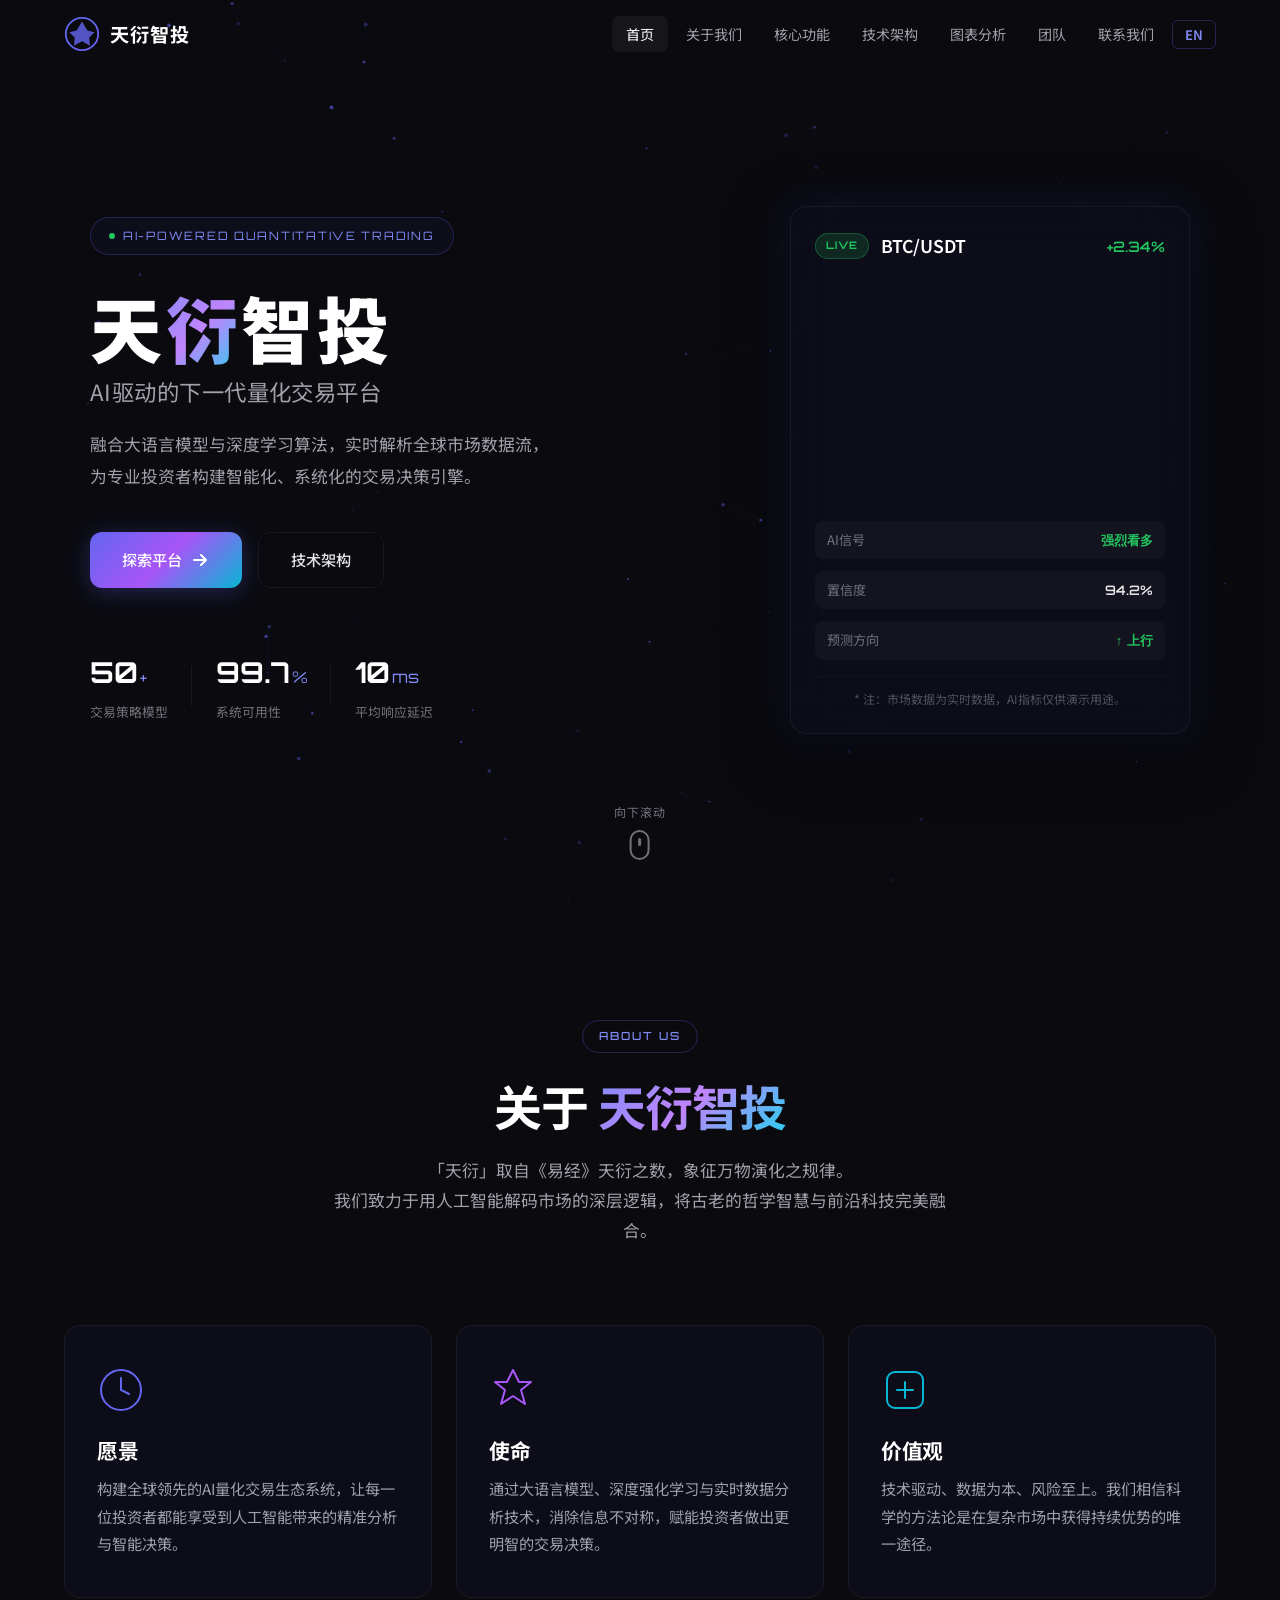
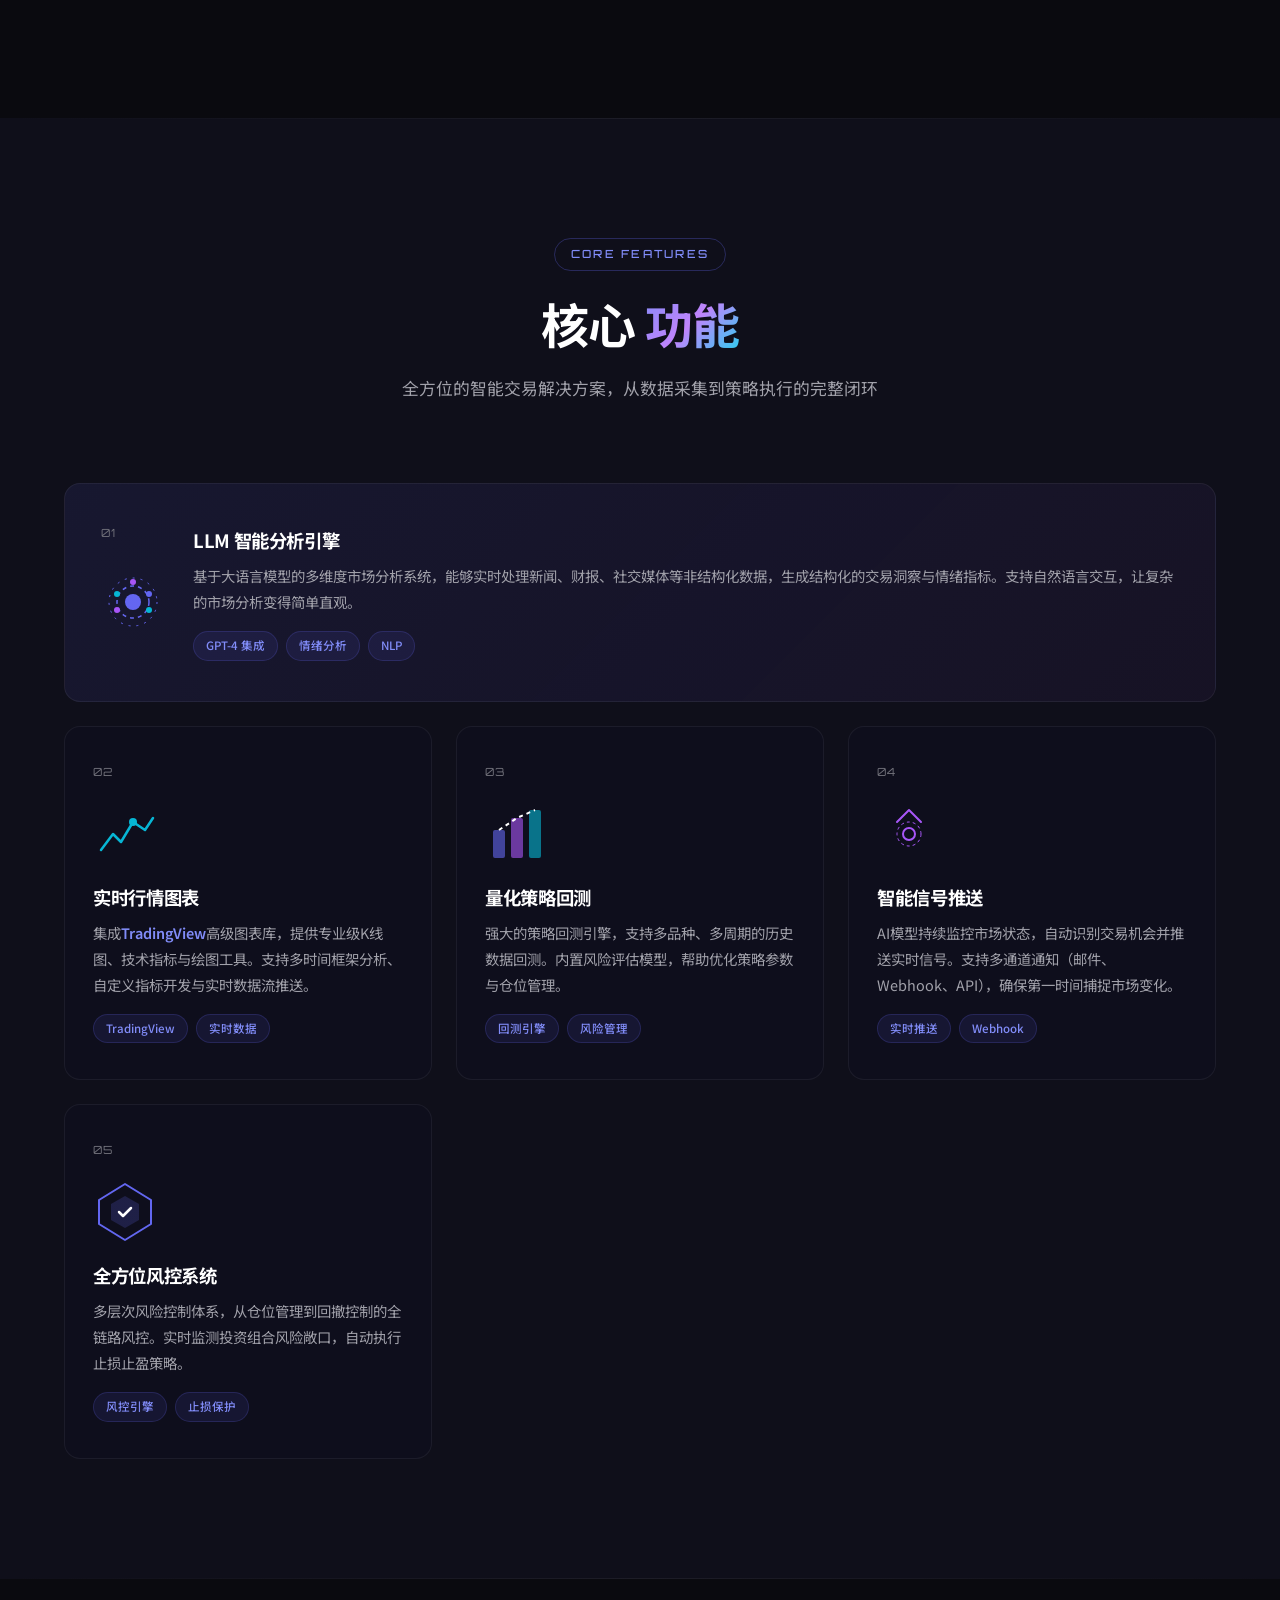
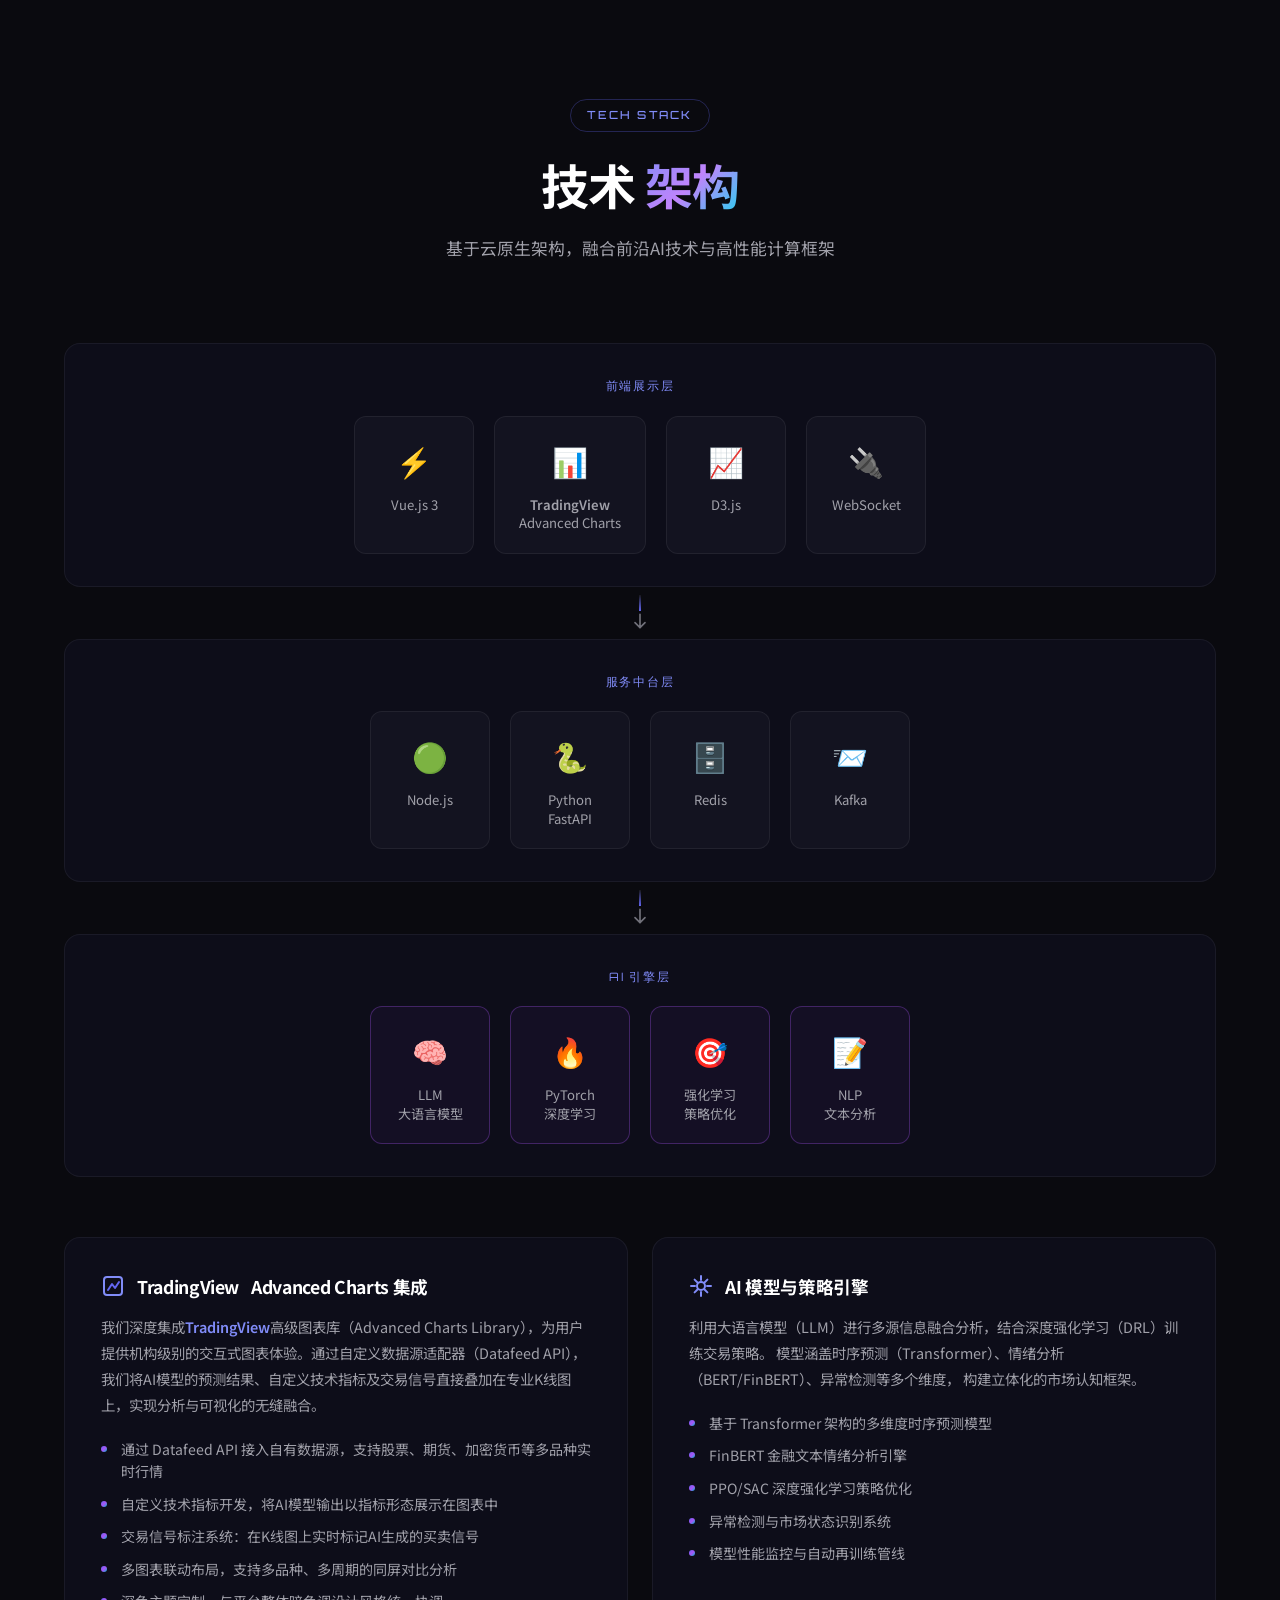
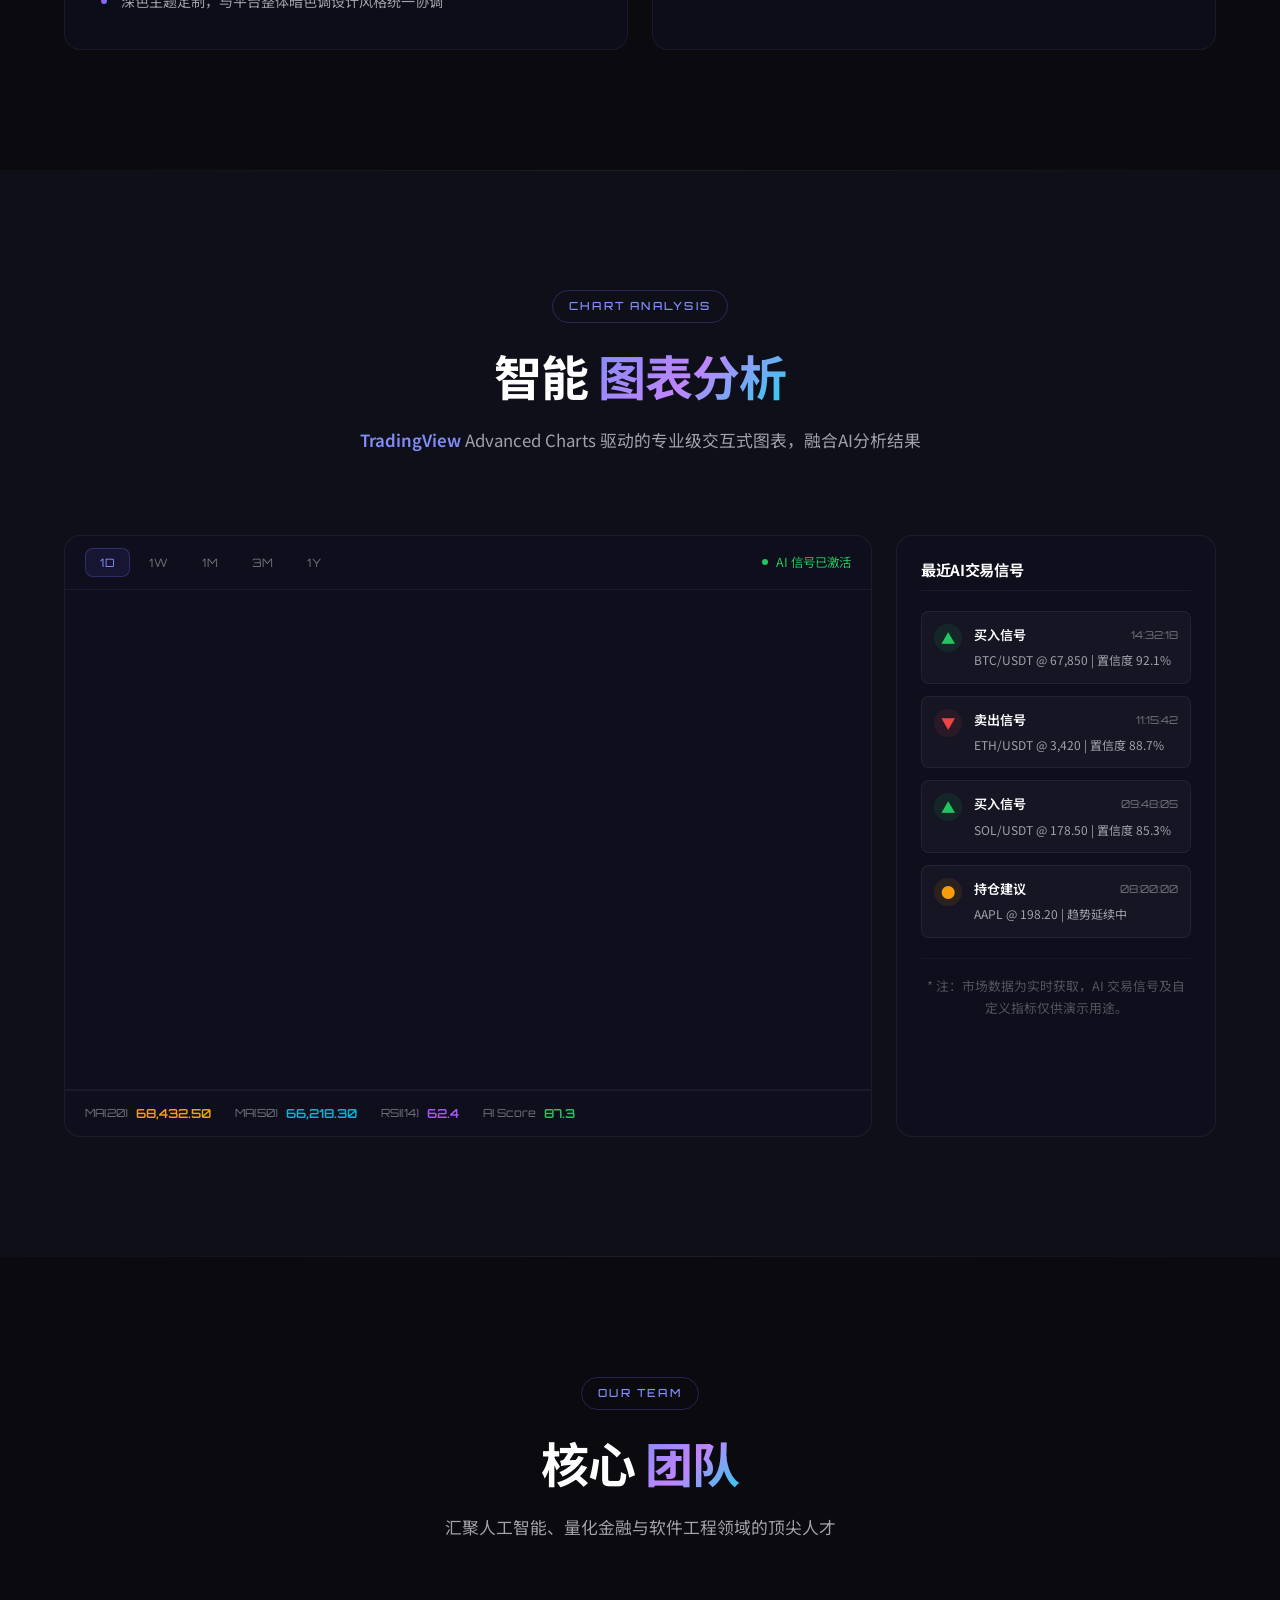
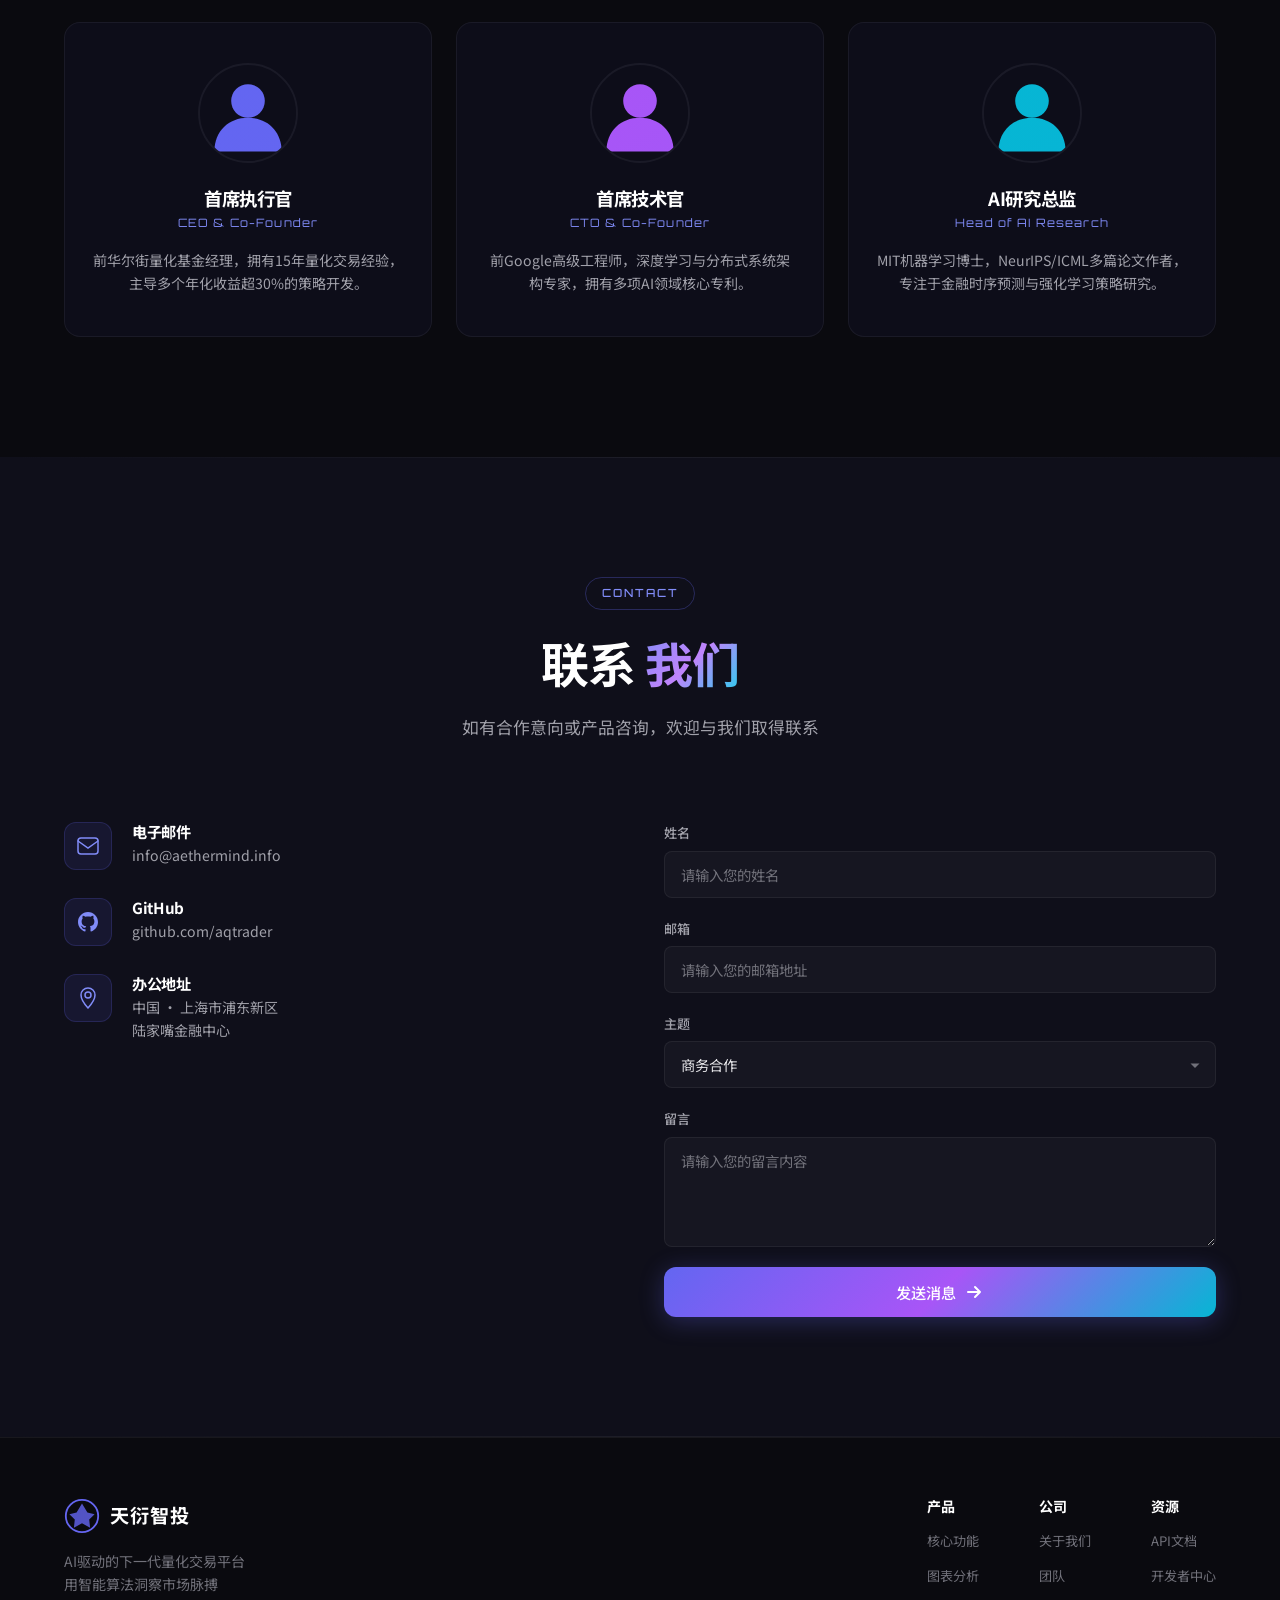
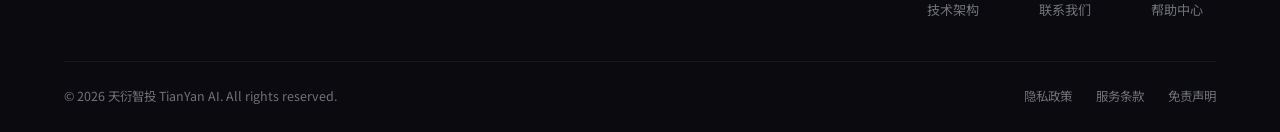
<file: index.html>
<!DOCTYPE html>
<html lang="zh-CN">

<head>
    <meta charset="UTF-8">
    <meta name="viewport" content="width=device-width, initial-scale=1.0">
    <title>天衍智投 - AI驱动的量化交易平台</title>
    <meta name="description" content="天衍智投是一个基于人工智能和大语言模型的智能量化交易分析平台，融合先进的深度学习算法与实时市场数据，为投资者提供专业的交易策略与智能决策支持。">
    <meta name="keywords" content="AI交易, 量化交易, 人工智能, 智能投资, 深度学习, 交易策略, TradingView">
    <link rel="preconnect" href="https://fonts.googleapis.com">
    <link rel="preconnect" href="https://fonts.gstatic.com" crossorigin>
    <link
        href="https://fonts.googleapis.com/css2?family=Noto+Sans+SC:wght@300;400;500;700;900&family=Orbitron:wght@400;500;700;900&display=swap"
        rel="stylesheet">
    <link rel="stylesheet" href="style.css">
    <link rel="icon" type="image/svg+xml" href="favicon.svg">
</head>

<body>
    <!-- Animated Background -->
    <canvas id="bgCanvas"></canvas>

    <!-- Navigation -->
    <nav class="navbar" id="navbar">
        <div class="nav-container">
            <a href="#" class="nav-logo" id="nav-logo">
                <div class="logo-icon">
                    <svg viewBox="0 0 40 40" fill="none" xmlns="http://www.w3.org/2000/svg">
                        <circle cx="20" cy="20" r="18" stroke="url(#logoGrad)" stroke-width="2" />
                        <path d="M20 6 L26 16 L34 18 L28 24 L29 33 L20 28 L11 33 L12 24 L6 18 L14 16 Z"
                            fill="url(#logoGrad)" opacity="0.8" />
                        <defs>
                            <linearGradient id="logoGrad" x1="0" y1="0" x2="40" y2="40">
                                <stop offset="0%" stop-color="#6366f1" />
                                <stop offset="50%" stop-color="#a855f7" />
                                <stop offset="100%" stop-color="#06b6d4" />
                            </linearGradient>
                        </defs>
                    </svg>
                </div>
                <span class="logo-text">天衍智投</span>
            </a>
            <ul class="nav-links" id="nav-links">
                <li><a href="#hero" class="nav-link active">首页</a></li>
                <li><a href="#about" class="nav-link">关于我们</a></li>
                <li><a href="#features" class="nav-link">核心功能</a></li>
                <li><a href="#technology" class="nav-link">技术架构</a></li>
                <li><a href="#charts" class="nav-link">图表分析</a></li>
                <li><a href="#team" class="nav-link">团队</a></li>
                <li><a href="#contact" class="nav-link">联系我们</a></li>
                <li><a href="en.html" class="nav-link lang-switch" title="Switch to English">EN</a></li>
            </ul>
            <button class="nav-toggle" id="nav-toggle" aria-label="Toggle Navigation">
                <span></span>
                <span></span>
                <span></span>
            </button>
        </div>
    </nav>

    <!-- Hero Section -->
    <section class="hero" id="hero">
        <div class="hero-content">
            <div class="hero-badge">
                <span class="badge-dot"></span>
                AI-Powered Quantitative Trading
            </div>
            <h1 class="hero-title">
                <span class="title-line">天<span class="text-gradient">衍</span>智投</span>
                <span class="title-sub">AI驱动的下一代量化交易平台</span>
            </h1>
            <p class="hero-description">
                融合大语言模型与深度学习算法，实时解析全球市场数据流，<br>
                为专业投资者构建智能化、系统化的交易决策引擎。
            </p>
            <div class="hero-actions">
                <a href="#features" class="btn btn-primary" id="btn-explore">
                    <span>探索平台</span>
                    <svg width="20" height="20" viewBox="0 0 20 20" fill="none">
                        <path d="M4 10H16M16 10L11 5M16 10L11 15" stroke="currentColor" stroke-width="2"
                            stroke-linecap="round" stroke-linejoin="round" />
                    </svg>
                </a>
                <a href="#technology" class="btn btn-outline" id="btn-tech">
                    技术架构
                </a>
            </div>
            <div class="hero-stats">
                <div class="stat-item">
                    <span class="stat-number" data-target="50">0</span><span class="stat-suffix">+</span>
                    <span class="stat-label">交易策略模型</span>
                </div>
                <div class="stat-item">
                    <span class="stat-number" data-target="99.7">0</span><span class="stat-suffix">%</span>
                    <span class="stat-label">系统可用性</span>
                </div>
                <div class="stat-item">
                    <span class="stat-number" data-target="10">0</span><span class="stat-suffix">ms</span>
                    <span class="stat-label">平均响应延迟</span>
                </div>
            </div>
        </div>
        <div class="hero-visual">
            <div class="trading-card">
                <div class="card-header">
                    <div class="card-status live">LIVE</div>
                    <span class="card-pair">BTC/USDT</span>
                    <span class="card-change positive">+2.34%</span>
                </div>
                <div class="card-chart" style="height: 220px; margin-top: 10px;">
                    <!-- TradingView Widget BEGIN -->
                    <div class="tradingview-widget-container" style="height: 100%; width: 100%;">
                        <div id="tradingview_mini" style="height: 100%; width: 100%;"></div>
                        <script type="text/javascript" src="https://s3.tradingview.com/tv.js"></script>
                        <script type="text/javascript">
                            new TradingView.widget(
                                {
                                    "autosize": true,
                                    "symbol": "BINANCE:BTCUSDT",
                                    "interval": "60",
                                    "timezone": "Etc/UTC",
                                    "theme": "dark",
                                    "style": "3",
                                    "locale": "zh_CN",
                                    "enable_publishing": false,
                                    "backgroundColor": "rgba(10, 10, 15, 0)",
                                    "gridColor": "rgba(255, 255, 255, 0)",
                                    "hide_top_toolbar": true,
                                    "hide_legend": true,
                                    "save_image": false,
                                    "hide_volume": true,
                                    "container_id": "tradingview_mini"
                                }
                            );
                        </script>
                    </div>
                    <!-- TradingView Widget END -->
                </div>
                <div class="card-metrics">
                    <div class="metric">
                        <span class="metric-label">AI信号</span>
                        <span class="metric-value bullish">强烈看多</span>
                    </div>
                    <div class="metric">
                        <span class="metric-label">置信度</span>
                        <span class="metric-value">94.2%</span>
                    </div>
                    <div class="metric">
                        <span class="metric-label">预测方向</span>
                        <span class="metric-value bullish">↑ 上行</span>
                    </div>
                </div>
                <div style="margin-top: 16px; font-size: 0.75rem; color: var(--color-text-muted); text-align: center; opacity: 0.7; padding-top: 12px; border-top: 1px solid rgba(255,255,255,0.05);">
                    * 注：市场数据为实时数据，AI指标仅供演示用途。
                </div>
            </div>
        </div>
        <div class="hero-scroll">
            <div class="scroll-indicator">
                <span>向下滚动</span>
                <div class="scroll-arrow"></div>
            </div>
        </div>
    </section>

    <!-- About Section -->
    <section class="section" id="about">
        <div class="container">
            <div class="section-header">
                <span class="section-tag">ABOUT US</span>
                <h2 class="section-title">关于 <span class="text-gradient">天衍智投</span></h2>
                <p class="section-subtitle">
                    「天衍」取自《易经》天衍之数，象征万物演化之规律。<br>
                    我们致力于用人工智能解码市场的深层逻辑，将古老的哲学智慧与前沿科技完美融合。
                </p>
            </div>
            <div class="about-grid">
                <div class="about-card" id="about-vision">
                    <div class="about-icon">
                        <svg viewBox="0 0 48 48" fill="none">
                            <circle cx="24" cy="24" r="20" stroke="url(#g1)" stroke-width="2" />
                            <path d="M24 12V24L32 28" stroke="url(#g1)" stroke-width="2" stroke-linecap="round" />
                            <defs>
                                <linearGradient id="g1" x1="0" y1="0" x2="48" y2="48">
                                    <stop stop-color="#6366f1" />
                                    <stop offset="1" stop-color="#a855f7" />
                                </linearGradient>
                            </defs>
                        </svg>
                    </div>
                    <h3>愿景</h3>
                    <p>构建全球领先的AI量化交易生态系统，让每一位投资者都能享受到人工智能带来的精准分析与智能决策。</p>
                </div>
                <div class="about-card" id="about-mission">
                    <div class="about-icon">
                        <svg viewBox="0 0 48 48" fill="none">
                            <path d="M24 4L30 16H42L32 24L36 38L24 30L12 38L16 24L6 16H18L24 4Z" stroke="url(#g2)"
                                stroke-width="2" stroke-linejoin="round" />
                            <defs>
                                <linearGradient id="g2" x1="0" y1="0" x2="48" y2="48">
                                    <stop stop-color="#a855f7" />
                                    <stop offset="1" stop-color="#06b6d4" />
                                </linearGradient>
                            </defs>
                        </svg>
                    </div>
                    <h3>使命</h3>
                    <p>通过大语言模型、深度强化学习与实时数据分析技术，消除信息不对称，赋能投资者做出更明智的交易决策。</p>
                </div>
                <div class="about-card" id="about-values">
                    <div class="about-icon">
                        <svg viewBox="0 0 48 48" fill="none">
                            <rect x="6" y="6" width="36" height="36" rx="8" stroke="url(#g3)" stroke-width="2" />
                            <path d="M16 24H32M24 16V32" stroke="url(#g3)" stroke-width="2" stroke-linecap="round" />
                            <defs>
                                <linearGradient id="g3" x1="0" y1="0" x2="48" y2="48">
                                    <stop stop-color="#06b6d4" />
                                    <stop offset="1" stop-color="#6366f1" />
                                </linearGradient>
                            </defs>
                        </svg>
                    </div>
                    <h3>价值观</h3>
                    <p>技术驱动、数据为本、风险至上。我们相信科学的方法论是在复杂市场中获得持续优势的唯一途径。</p>
                </div>
            </div>
        </div>
    </section>

    <!-- Features Section -->
    <section class="section section-dark" id="features">
        <div class="container">
            <div class="section-header">
                <span class="section-tag">CORE FEATURES</span>
                <h2 class="section-title">核心 <span class="text-gradient">功能</span></h2>
                <p class="section-subtitle">
                    全方位的智能交易解决方案，从数据采集到策略执行的完整闭环
                </p>
            </div>
            <div class="features-grid">
                <div class="feature-card feature-large" id="feature-ai">
                    <div class="feature-number">01</div>
                    <div class="feature-icon">
                        <svg viewBox="0 0 64 64" fill="none">
                            <circle cx="32" cy="32" r="8" fill="url(#fg1)" />
                            <circle cx="32" cy="32" r="16" stroke="url(#fg1)" stroke-width="1.5"
                                stroke-dasharray="4 4" />
                            <circle cx="32" cy="32" r="24" stroke="url(#fg1)" stroke-width="1" stroke-dasharray="2 6" />
                            <circle cx="32" cy="12" r="3" fill="#a855f7" />
                            <circle cx="48" cy="24" r="3" fill="#6366f1" />
                            <circle cx="48" cy="40" r="3" fill="#06b6d4" />
                            <circle cx="16" cy="40" r="3" fill="#a855f7" />
                            <circle cx="16" cy="24" r="3" fill="#06b6d4" />
                            <defs>
                                <linearGradient id="fg1" x1="0" y1="0" x2="64" y2="64">
                                    <stop stop-color="#6366f1" />
                                    <stop offset="1" stop-color="#a855f7" />
                                </linearGradient>
                            </defs>
                        </svg>
                    </div>
                    <h3>LLM 智能分析引擎</h3>
                    <p>基于大语言模型的多维度市场分析系统，能够实时处理新闻、财报、社交媒体等非结构化数据，生成结构化的交易洞察与情绪指标。支持自然语言交互，让复杂的市场分析变得简单直观。</p>
                    <div class="feature-tags">
                        <span class="tag">GPT-4 集成</span>
                        <span class="tag">情绪分析</span>
                        <span class="tag">NLP</span>
                    </div>
                </div>
                <div class="feature-card" id="feature-realtime">
                    <div class="feature-number">02</div>
                    <div class="feature-icon">
                        <svg viewBox="0 0 64 64" fill="none">
                            <polyline points="8,48 20,32 28,40 40,20 52,28 60,16" stroke="url(#fg2)" stroke-width="2.5"
                                stroke-linecap="round" stroke-linejoin="round" />
                            <circle cx="40" cy="20" r="4" fill="#06b6d4" />
                            <defs>
                                <linearGradient id="fg2" x1="0" y1="0" x2="64" y2="64">
                                    <stop stop-color="#06b6d4" />
                                    <stop offset="1" stop-color="#6366f1" />
                                </linearGradient>
                            </defs>
                        </svg>
                    </div>
                    <h3>实时行情图表</h3>
                    <p>集成<a href="https://www.tradingview.com/" target="_blank" rel="noopener" style="color: var(--color-primary-light); text-decoration: none; font-weight: 600;">TradingView</a>高级图表库，提供专业级K线图、技术指标与绘图工具。支持多时间框架分析、自定义指标开发与实时数据流推送。</p>
                    <div class="feature-tags">
                        <span class="tag">TradingView</span>
                        <span class="tag">实时数据</span>
                    </div>
                </div>
                <div class="feature-card" id="feature-strategy">
                    <div class="feature-number">03</div>
                    <div class="feature-icon">
                        <svg viewBox="0 0 64 64" fill="none">
                            <rect x="8" y="28" width="12" height="28" rx="2" fill="#6366f1" opacity="0.6" />
                            <rect x="26" y="16" width="12" height="40" rx="2" fill="#a855f7" opacity="0.6" />
                            <rect x="44" y="8" width="12" height="48" rx="2" fill="#06b6d4" opacity="0.6" />
                            <path d="M14 28L32 16L50 8" stroke="white" stroke-width="2" stroke-dasharray="4 4" />
                        </svg>
                    </div>
                    <h3>量化策略回测</h3>
                    <p>强大的策略回测引擎，支持多品种、多周期的历史数据回测。内置风险评估模型，帮助优化策略参数与仓位管理。</p>
                    <div class="feature-tags">
                        <span class="tag">回测引擎</span>
                        <span class="tag">风险管理</span>
                    </div>
                </div>
                <div class="feature-card" id="feature-signal">
                    <div class="feature-number">04</div>
                    <div class="feature-icon">
                        <svg viewBox="0 0 64 64" fill="none">
                            <path d="M32 8V56" stroke="url(#fg4)" stroke-width="2" />
                            <path d="M20 20L32 8L44 20" stroke="url(#fg4)" stroke-width="2" stroke-linecap="round"
                                stroke-linejoin="round" />
                            <circle cx="32" cy="32" r="6" stroke="url(#fg4)" stroke-width="2" />
                            <circle cx="32" cy="32" r="12" stroke="url(#fg4)" stroke-width="1" stroke-dasharray="3 3" />
                            <defs>
                                <linearGradient id="fg4" x1="32" y1="0" x2="32" y2="64">
                                    <stop stop-color="#a855f7" />
                                    <stop offset="1" stop-color="#06b6d4" />
                                </linearGradient>
                            </defs>
                        </svg>
                    </div>
                    <h3>智能信号推送</h3>
                    <p>AI模型持续监控市场状态，自动识别交易机会并推送实时信号。支持多通道通知（邮件、Webhook、API），确保第一时间捕捉市场变化。</p>
                    <div class="feature-tags">
                        <span class="tag">实时推送</span>
                        <span class="tag">Webhook</span>
                    </div>
                </div>
                <div class="feature-card" id="feature-risk">
                    <div class="feature-number">05</div>
                    <div class="feature-icon">
                        <svg viewBox="0 0 64 64" fill="none">
                            <path d="M32 4L58 20V44L32 60L6 44V20L32 4Z" stroke="url(#fg5)" stroke-width="2"
                                stroke-linejoin="round" />
                            <path d="M32 16L46 24V40L32 48L18 40V24L32 16Z" fill="url(#fg5)" opacity="0.2" />
                            <path d="M26 32L30 36L38 28" stroke="white" stroke-width="2.5" stroke-linecap="round"
                                stroke-linejoin="round" />
                            <defs>
                                <linearGradient id="fg5" x1="0" y1="0" x2="64" y2="64">
                                    <stop stop-color="#6366f1" />
                                    <stop offset="1" stop-color="#06b6d4" />
                                </linearGradient>
                            </defs>
                        </svg>
                    </div>
                    <h3>全方位风控系统</h3>
                    <p>多层次风险控制体系，从仓位管理到回撤控制的全链路风控。实时监测投资组合风险敞口，自动执行止损止盈策略。</p>
                    <div class="feature-tags">
                        <span class="tag">风控引擎</span>
                        <span class="tag">止损保护</span>
                    </div>
                </div>
            </div>
        </div>
    </section>

    <!-- Technology Section -->
    <section class="section" id="technology">
        <div class="container">
            <div class="section-header">
                <span class="section-tag">TECH STACK</span>
                <h2 class="section-title">技术 <span class="text-gradient">架构</span></h2>
                <p class="section-subtitle">
                    基于云原生架构，融合前沿AI技术与高性能计算框架
                </p>
            </div>
            <div class="tech-architecture">
                <div class="arch-layer">
                    <div class="layer-label">前端展示层</div>
                    <div class="layer-items">
                        <div class="tech-item" id="tech-vue">
                            <div class="tech-icon">⚡</div>
                            <span>Vue.js 3</span>
                        </div>
                        <div class="tech-item" id="tech-tradingview">
                            <div class="tech-icon">📊</div>
                            <span><a href="https://www.tradingview.com/" target="_blank" rel="noopener" style="color: inherit; text-decoration: none; font-weight: 600;">TradingView</a><br>Advanced Charts</span>
                        </div>
                        <div class="tech-item" id="tech-d3">
                            <div class="tech-icon">📈</div>
                            <span>D3.js</span>
                        </div>
                        <div class="tech-item" id="tech-ws">
                            <div class="tech-icon">🔌</div>
                            <span>WebSocket</span>
                        </div>
                    </div>
                </div>
                <div class="arch-connector">
                    <div class="connector-line"></div>
                    <svg class="connector-arrow" viewBox="0 0 24 24" fill="none">
                        <path d="M12 4V20M12 20L6 14M12 20L18 14" stroke="currentColor" stroke-width="2"
                            stroke-linecap="round" />
                    </svg>
                </div>
                <div class="arch-layer">
                    <div class="layer-label">服务中台层</div>
                    <div class="layer-items">
                        <div class="tech-item" id="tech-node">
                            <div class="tech-icon">🟢</div>
                            <span>Node.js</span>
                        </div>
                        <div class="tech-item" id="tech-python">
                            <div class="tech-icon">🐍</div>
                            <span>Python<br>FastAPI</span>
                        </div>
                        <div class="tech-item" id="tech-redis">
                            <div class="tech-icon">🗄️</div>
                            <span>Redis</span>
                        </div>
                        <div class="tech-item" id="tech-kafka">
                            <div class="tech-icon">📨</div>
                            <span>Kafka</span>
                        </div>
                    </div>
                </div>
                <div class="arch-connector">
                    <div class="connector-line"></div>
                    <svg class="connector-arrow" viewBox="0 0 24 24" fill="none">
                        <path d="M12 4V20M12 20L6 14M12 20L18 14" stroke="currentColor" stroke-width="2"
                            stroke-linecap="round" />
                    </svg>
                </div>
                <div class="arch-layer">
                    <div class="layer-label">AI 引擎层</div>
                    <div class="layer-items">
                        <div class="tech-item highlight" id="tech-llm">
                            <div class="tech-icon">🧠</div>
                            <span>LLM<br>大语言模型</span>
                        </div>
                        <div class="tech-item highlight" id="tech-pytorch">
                            <div class="tech-icon">🔥</div>
                            <span>PyTorch<br>深度学习</span>
                        </div>
                        <div class="tech-item highlight" id="tech-rl">
                            <div class="tech-icon">🎯</div>
                            <span>强化学习<br>策略优化</span>
                        </div>
                        <div class="tech-item highlight" id="tech-nlp">
                            <div class="tech-icon">📝</div>
                            <span>NLP<br>文本分析</span>
                        </div>
                    </div>
                </div>
            </div>
            <div class="tech-details">
                <div class="tech-detail-card" id="detail-tradingview">
                    <h3>
                        <svg viewBox="0 0 24 24" fill="none" width="24" height="24">
                            <rect x="3" y="3" width="18" height="18" rx="3" stroke="currentColor" stroke-width="2" />
                            <polyline points="7,16 11,10 14,14 18,8" stroke="url(#dg1)" stroke-width="2"
                                stroke-linecap="round" stroke-linejoin="round" />
                            <defs>
                                <linearGradient id="dg1" x1="7" y1="8" x2="18" y2="16">
                                    <stop stop-color="#6366f1" />
                                    <stop offset="1" stop-color="#06b6d4" />
                                </linearGradient>
                            </defs>
                        </svg>
                        <a href="https://www.tradingview.com/" target="_blank" rel="noopener" style="color: inherit; text-decoration: none;">TradingView</a> Advanced Charts 集成
                    </h3>
                    <p>
                        我们深度集成<a href="https://www.tradingview.com/" target="_blank" rel="noopener" style="color: var(--color-primary-light); text-decoration: none; font-weight: 600;">TradingView</a>高级图表库（Advanced Charts Library），为用户提供机构级别的交互式图表体验。通过自定义数据源适配器（Datafeed API），
                        我们将AI模型的预测结果、自定义技术指标及交易信号直接叠加在专业K线图上，实现分析与可视化的无缝融合。
                    </p>
                    <ul class="detail-list">
                        <li>通过 Datafeed API 接入自有数据源，支持股票、期货、加密货币等多品种实时行情</li>
                        <li>自定义技术指标开发，将AI模型输出以指标形态展示在图表中</li>
                        <li>交易信号标注系统：在K线图上实时标记AI生成的买卖信号</li>
                        <li>多图表联动布局，支持多品种、多周期的同屏对比分析</li>
                        <li>深色主题定制，与平台整体暗色调设计风格统一协调</li>
                    </ul>
                </div>
                <div class="tech-detail-card" id="detail-ai">
                    <h3>
                        <svg viewBox="0 0 24 24" fill="none" width="24" height="24">
                            <circle cx="12" cy="12" r="4" stroke="currentColor" stroke-width="2" />
                            <path d="M12 2V6M12 18V22M2 12H6M18 12H22" stroke="currentColor" stroke-width="2"
                                stroke-linecap="round" />
                            <path d="M5.6 5.6L8.5 8.5M15.5 15.5L18.4 18.4M5.6 18.4L8.5 15.5M15.5 8.5L18.4 5.6"
                                stroke="currentColor" stroke-width="2" stroke-linecap="round" />
                        </svg>
                        AI 模型与策略引擎
                    </h3>
                    <p>
                        利用大语言模型（LLM）进行多源信息融合分析，结合深度强化学习（DRL）训练交易策略。
                        模型涵盖时序预测（Transformer）、情绪分析（BERT/FinBERT）、异常检测等多个维度，
                        构建立体化的市场认知框架。
                    </p>
                    <ul class="detail-list">
                        <li>基于 Transformer 架构的多维度时序预测模型</li>
                        <li>FinBERT 金融文本情绪分析引擎</li>
                        <li>PPO/SAC 深度强化学习策略优化</li>
                        <li>异常检测与市场状态识别系统</li>
                        <li>模型性能监控与自动再训练管线</li>
                    </ul>
                </div>
            </div>
        </div>
    </section>

    <!-- Charts Demo Section -->
    <section class="section section-dark" id="charts">
        <div class="container">
            <div class="section-header">
                <span class="section-tag">CHART ANALYSIS</span>
                <h2 class="section-title">智能 <span class="text-gradient">图表分析</span></h2>
                <p class="section-subtitle">
                    <a href="https://www.tradingview.com/" target="_blank" rel="noopener" style="color: var(--color-primary-light); text-decoration: none; font-weight: 600;">TradingView</a> Advanced Charts 驱动的专业级交互式图表，融合AI分析结果
                </p>
            </div>
            <div class="chart-showcase">
                <div class="chart-demo" id="chartDemo">
                    <div class="chart-toolbar">
                        <div class="toolbar-left">
                            <button class="toolbar-btn active" data-interval="1D">1D</button>
                            <button class="toolbar-btn" data-interval="1W">1W</button>
                            <button class="toolbar-btn" data-interval="1M">1M</button>
                            <button class="toolbar-btn" data-interval="3M">3M</button>
                            <button class="toolbar-btn" data-interval="1Y">1Y</button>
                        </div>
                        <div class="toolbar-right">
                            <span class="toolbar-indicator">
                                <span class="indicator-dot"></span>
                                AI 信号已激活
                            </span>
                        </div>
                    </div>
                    <!-- TradingView Widget BEGIN -->
                    <div class="tradingview-widget-container" style="height: 500px; width: 100%; border-bottom: 1px solid rgba(255,255,255,0.05);">
                        <div id="tradingview_12345" style="height: 500px; width: 100%;"></div>
                        <script type="text/javascript" src="https://s3.tradingview.com/tv.js"></script>
                        <script type="text/javascript">
                            new TradingView.widget(
                                {
                                    "autosize": true,
                                    "symbol": "BINANCE:BTCUSDT",
                                    "interval": "D",
                                    "timezone": "Etc/UTC",
                                    "theme": "dark",
                                    "style": "1",
                                    "locale": "zh_CN",
                                    "enable_publishing": false,
                                    "backgroundColor": "rgba(10, 10, 15, 1)",
                                    "gridColor": "rgba(255, 255, 255, 0.05)",
                                    "hide_top_toolbar": true,
                                    "hide_legend": false,
                                    "save_image": false,
                                    "container_id": "tradingview_12345"
                                }
                            );
                        </script>
                    </div>
                    <!-- TradingView Widget END -->
                    <div class="chart-overlay-info">
                        <div class="overlay-item">
                            <span class="overlay-label">MA(20)</span>
                            <span class="overlay-value" style="color: #f59e0b">68,432.50</span>
                        </div>
                        <div class="overlay-item">
                            <span class="overlay-label">MA(50)</span>
                            <span class="overlay-value" style="color: #06b6d4">66,218.30</span>
                        </div>
                        <div class="overlay-item">
                            <span class="overlay-label">RSI(14)</span>
                            <span class="overlay-value" style="color: #a855f7">62.4</span>
                        </div>
                        <div class="overlay-item">
                            <span class="overlay-label">AI Score</span>
                            <span class="overlay-value" style="color: #22c55e">87.3</span>
                        </div>
                    </div>
                </div>
                <div class="chart-signals">
                    <h3>最近AI交易信号</h3>
                    <div class="signal-list">
                        <div class="signal-item buy">
                            <div class="signal-icon">▲</div>
                            <div class="signal-info">
                                <div class="signal-header">
                                    <span class="signal-type">买入信号</span>
                                    <span class="signal-time">14:32:18</span>
                                </div>
                                <div class="signal-detail">BTC/USDT @ 67,850 | 置信度 92.1%</div>
                            </div>
                        </div>
                        <div class="signal-item sell">
                            <div class="signal-icon">▼</div>
                            <div class="signal-info">
                                <div class="signal-header">
                                    <span class="signal-type">卖出信号</span>
                                    <span class="signal-time">11:15:42</span>
                                </div>
                                <div class="signal-detail">ETH/USDT @ 3,420 | 置信度 88.7%</div>
                            </div>
                        </div>
                        <div class="signal-item buy">
                            <div class="signal-icon">▲</div>
                            <div class="signal-info">
                                <div class="signal-header">
                                    <span class="signal-type">买入信号</span>
                                    <span class="signal-time">09:48:05</span>
                                </div>
                                <div class="signal-detail">SOL/USDT @ 178.50 | 置信度 85.3%</div>
                            </div>
                        </div>
                        <div class="signal-item hold">
                            <div class="signal-icon">●</div>
                            <div class="signal-info">
                                <div class="signal-header">
                                    <span class="signal-type">持仓建议</span>
                                    <span class="signal-time">08:00:00</span>
                                </div>
                                <div class="signal-detail">AAPL @ 198.20 | 趋势延续中</div>
                            </div>
                        </div>
                    </div>
                    <div style="margin-top: 20px; font-size: 0.8rem; color: var(--color-text-muted); text-align: center; opacity: 0.7; padding-top: 16px; border-top: 1px solid rgba(255,255,255,0.05);">
                        * 注：市场数据为实时获取，AI 交易信号及自定义指标仅供演示用途。
                    </div>
                </div>
            </div>
        </div>
    </section>

    <!-- Team Section -->
    <section class="section" id="team">
        <div class="container">
            <div class="section-header">
                <span class="section-tag">OUR TEAM</span>
                <h2 class="section-title">核心 <span class="text-gradient">团队</span></h2>
                <p class="section-subtitle">
                    汇聚人工智能、量化金融与软件工程领域的顶尖人才
                </p>
            </div>
            <div class="team-grid">
                <div class="team-card" id="team-ceo">
                    <div class="team-avatar">
                        <div class="avatar-placeholder">
                            <svg viewBox="0 0 80 80" fill="none">
                                <circle cx="40" cy="30" r="14" fill="url(#ta1)" />
                                <path d="M12 72C12 55 24 44 40 44C56 44 68 55 68 72" fill="url(#ta1)" />
                                <defs>
                                    <linearGradient id="ta1" x1="0" y1="0" x2="80" y2="80">
                                        <stop stop-color="#6366f1" />
                                        <stop offset="1" stop-color="#a855f7" />
                                    </linearGradient>
                                </defs>
                            </svg>
                        </div>
                    </div>
                    <h3>首席执行官</h3>
                    <p class="team-role">CEO & Co-Founder</p>
                    <p class="team-desc">前华尔街量化基金经理，拥有15年量化交易经验，主导多个年化收益超30%的策略开发。</p>
                </div>
                <div class="team-card" id="team-cto">
                    <div class="team-avatar">
                        <div class="avatar-placeholder">
                            <svg viewBox="0 0 80 80" fill="none">
                                <circle cx="40" cy="30" r="14" fill="url(#ta2)" />
                                <path d="M12 72C12 55 24 44 40 44C56 44 68 55 68 72" fill="url(#ta2)" />
                                <defs>
                                    <linearGradient id="ta2" x1="0" y1="0" x2="80" y2="80">
                                        <stop stop-color="#a855f7" />
                                        <stop offset="1" stop-color="#06b6d4" />
                                    </linearGradient>
                                </defs>
                            </svg>
                        </div>
                    </div>
                    <h3>首席技术官</h3>
                    <p class="team-role">CTO & Co-Founder</p>
                    <p class="team-desc">前Google高级工程师，深度学习与分布式系统架构专家，拥有多项AI领域核心专利。</p>
                </div>
                <div class="team-card" id="team-ai">
                    <div class="team-avatar">
                        <div class="avatar-placeholder">
                            <svg viewBox="0 0 80 80" fill="none">
                                <circle cx="40" cy="30" r="14" fill="url(#ta3)" />
                                <path d="M12 72C12 55 24 44 40 44C56 44 68 55 68 72" fill="url(#ta3)" />
                                <defs>
                                    <linearGradient id="ta3" x1="0" y1="0" x2="80" y2="80">
                                        <stop stop-color="#06b6d4" />
                                        <stop offset="1" stop-color="#6366f1" />
                                    </linearGradient>
                                </defs>
                            </svg>
                        </div>
                    </div>
                    <h3>AI研究总监</h3>
                    <p class="team-role">Head of AI Research</p>
                    <p class="team-desc">MIT机器学习博士，NeurIPS/ICML多篇论文作者，专注于金融时序预测与强化学习策略研究。</p>
                </div>
            </div>
        </div>
    </section>

    <!-- Contact Section -->
    <section class="section section-dark" id="contact">
        <div class="container">
            <div class="section-header">
                <span class="section-tag">CONTACT</span>
                <h2 class="section-title">联系 <span class="text-gradient">我们</span></h2>
                <p class="section-subtitle">
                    如有合作意向或产品咨询，欢迎与我们取得联系
                </p>
            </div>
            <div class="contact-grid">
                <div class="contact-info">
                    <div class="contact-item" id="contact-email">
                        <div class="contact-icon">
                            <svg viewBox="0 0 24 24" fill="none" width="24" height="24">
                                <rect x="2" y="4" width="20" height="16" rx="3" stroke="currentColor"
                                    stroke-width="1.5" />
                                <path d="M2 7L12 14L22 7" stroke="currentColor" stroke-width="1.5"
                                    stroke-linecap="round" />
                            </svg>
                        </div>
                        <div>
                            <h4>电子邮件</h4>
                            <p>info@aethermind.info</p>
                        </div>
                    </div>
                    <div class="contact-item" id="contact-github">
                        <div class="contact-icon">
                            <svg viewBox="0 0 24 24" fill="none" width="24" height="24">
                                <path
                                    d="M12 2C6.477 2 2 6.477 2 12C2 16.42 4.865 20.17 8.839 21.5C9.339 21.59 9.521 21.29 9.521 21.03V19.13C6.727 19.72 6.139 17.77 6.139 17.77C5.685 16.6 5.029 16.3 5.029 16.3C4.121 15.67 5.098 15.68 5.098 15.68C6.101 15.75 6.629 16.71 6.629 16.71C7.521 18.2 8.97 17.76 9.54 17.5C9.63 16.84 9.889 16.39 10.175 16.13C7.954 15.87 5.619 14.96 5.619 11.15C5.619 10.04 6.009 9.13 6.649 8.42C6.549 8.16 6.199 7.12 6.749 5.72C6.749 5.72 7.589 5.44 9.499 6.76C10.299 6.53 11.149 6.42 11.999 6.42C12.849 6.42 13.699 6.53 14.499 6.76C16.409 5.44 17.249 5.72 17.249 5.72C17.799 7.12 17.449 8.16 17.349 8.42C17.989 9.13 18.379 10.04 18.379 11.15C18.379 14.97 16.039 15.87 13.809 16.12C14.169 16.44 14.499 17.07 14.499 18.03V21.03C14.499 21.29 14.679 21.6 15.189 21.5C19.159 20.17 21.999 16.42 21.999 12C21.999 6.477 17.523 2 12 2Z"
                                    fill="currentColor" />
                            </svg>
                        </div>
                        <div>
                            <h4>GitHub</h4>
                            <p>github.com/aqtrader</p>
                        </div>
                    </div>
                    <div class="contact-item" id="contact-address">
                        <div class="contact-icon">
                            <svg viewBox="0 0 24 24" fill="none" width="24" height="24">
                                <path
                                    d="M12 2C8.13 2 5 5.13 5 9C5 14.25 12 22 12 22S19 14.25 19 9C19 5.13 15.87 2 12 2Z"
                                    stroke="currentColor" stroke-width="1.5" />
                                <circle cx="12" cy="9" r="3" stroke="currentColor" stroke-width="1.5" />
                            </svg>
                        </div>
                        <div>
                            <h4>办公地址</h4>
                            <p>中国 · 上海市浦东新区<br>陆家嘴金融中心</p>
                        </div>
                    </div>
                </div>
                <form class="contact-form" id="contactForm">
                    <div class="form-group">
                        <label for="name">姓名</label>
                        <input type="text" id="name" name="name" placeholder="请输入您的姓名" required>
                    </div>
                    <div class="form-group">
                        <label for="email">邮箱</label>
                        <input type="email" id="email" name="email" placeholder="请输入您的邮箱地址" required>
                    </div>
                    <div class="form-group">
                        <label for="subject">主题</label>
                        <select id="subject" name="subject">
                            <option value="cooperation">商务合作</option>
                            <option value="product">产品咨询</option>
                            <option value="tech">技术交流</option>
                            <option value="other">其他</option>
                        </select>
                    </div>
                    <div class="form-group">
                        <label for="message">留言</label>
                        <textarea id="message" name="message" rows="4" placeholder="请输入您的留言内容" required></textarea>
                    </div>
                    <button type="submit" class="btn btn-primary btn-full" id="btn-submit">
                        <span>发送消息</span>
                        <svg width="20" height="20" viewBox="0 0 20 20" fill="none">
                            <path d="M4 10H16M16 10L11 5M16 10L11 15" stroke="currentColor" stroke-width="2"
                                stroke-linecap="round" stroke-linejoin="round" />
                        </svg>
                    </button>
                </form>
            </div>
        </div>
    </section>

    <!-- Footer -->
    <footer class="footer" id="footer">
        <div class="container">
            <div class="footer-top">
                <div class="footer-brand">
                    <div class="nav-logo">
                        <div class="logo-icon">
                            <svg viewBox="0 0 40 40" fill="none" xmlns="http://www.w3.org/2000/svg">
                                <circle cx="20" cy="20" r="18" stroke="url(#fLogoGrad)" stroke-width="2" />
                                <path d="M20 6 L26 16 L34 18 L28 24 L29 33 L20 28 L11 33 L12 24 L6 18 L14 16 Z"
                                    fill="url(#fLogoGrad)" opacity="0.8" />
                                <defs>
                                    <linearGradient id="fLogoGrad" x1="0" y1="0" x2="40" y2="40">
                                        <stop offset="0%" stop-color="#6366f1" />
                                        <stop offset="50%" stop-color="#a855f7" />
                                        <stop offset="100%" stop-color="#06b6d4" />
                                    </linearGradient>
                                </defs>
                            </svg>
                        </div>
                        <span class="logo-text">天衍智投</span>
                    </div>
                    <p class="footer-desc">AI驱动的下一代量化交易平台<br>用智能算法洞察市场脉搏</p>
                </div>
                <div class="footer-links">
                    <div class="footer-col">
                        <h4>产品</h4>
                        <a href="#features">核心功能</a>
                        <a href="#charts">图表分析</a>
                        <a href="#technology">技术架构</a>
                    </div>
                    <div class="footer-col">
                        <h4>公司</h4>
                        <a href="#about">关于我们</a>
                        <a href="#team">团队</a>
                        <a href="#contact">联系我们</a>
                    </div>
                    <div class="footer-col">
                        <h4>资源</h4>
                        <a href="#">API文档</a>
                        <a href="#">开发者中心</a>
                        <a href="#">帮助中心</a>
                    </div>
                </div>
            </div>
            <div class="footer-bottom">
                <p>&copy; 2026 天衍智投 TianYan AI. All rights reserved.</p>
                <div class="footer-legal">
                    <a href="#">隐私政策</a>
                    <a href="#">服务条款</a>
                    <a href="#">免责声明</a>
                </div>
            </div>
        </div>
    </footer>

    <script src="script.js"></script>
</body>

</html>
</file>
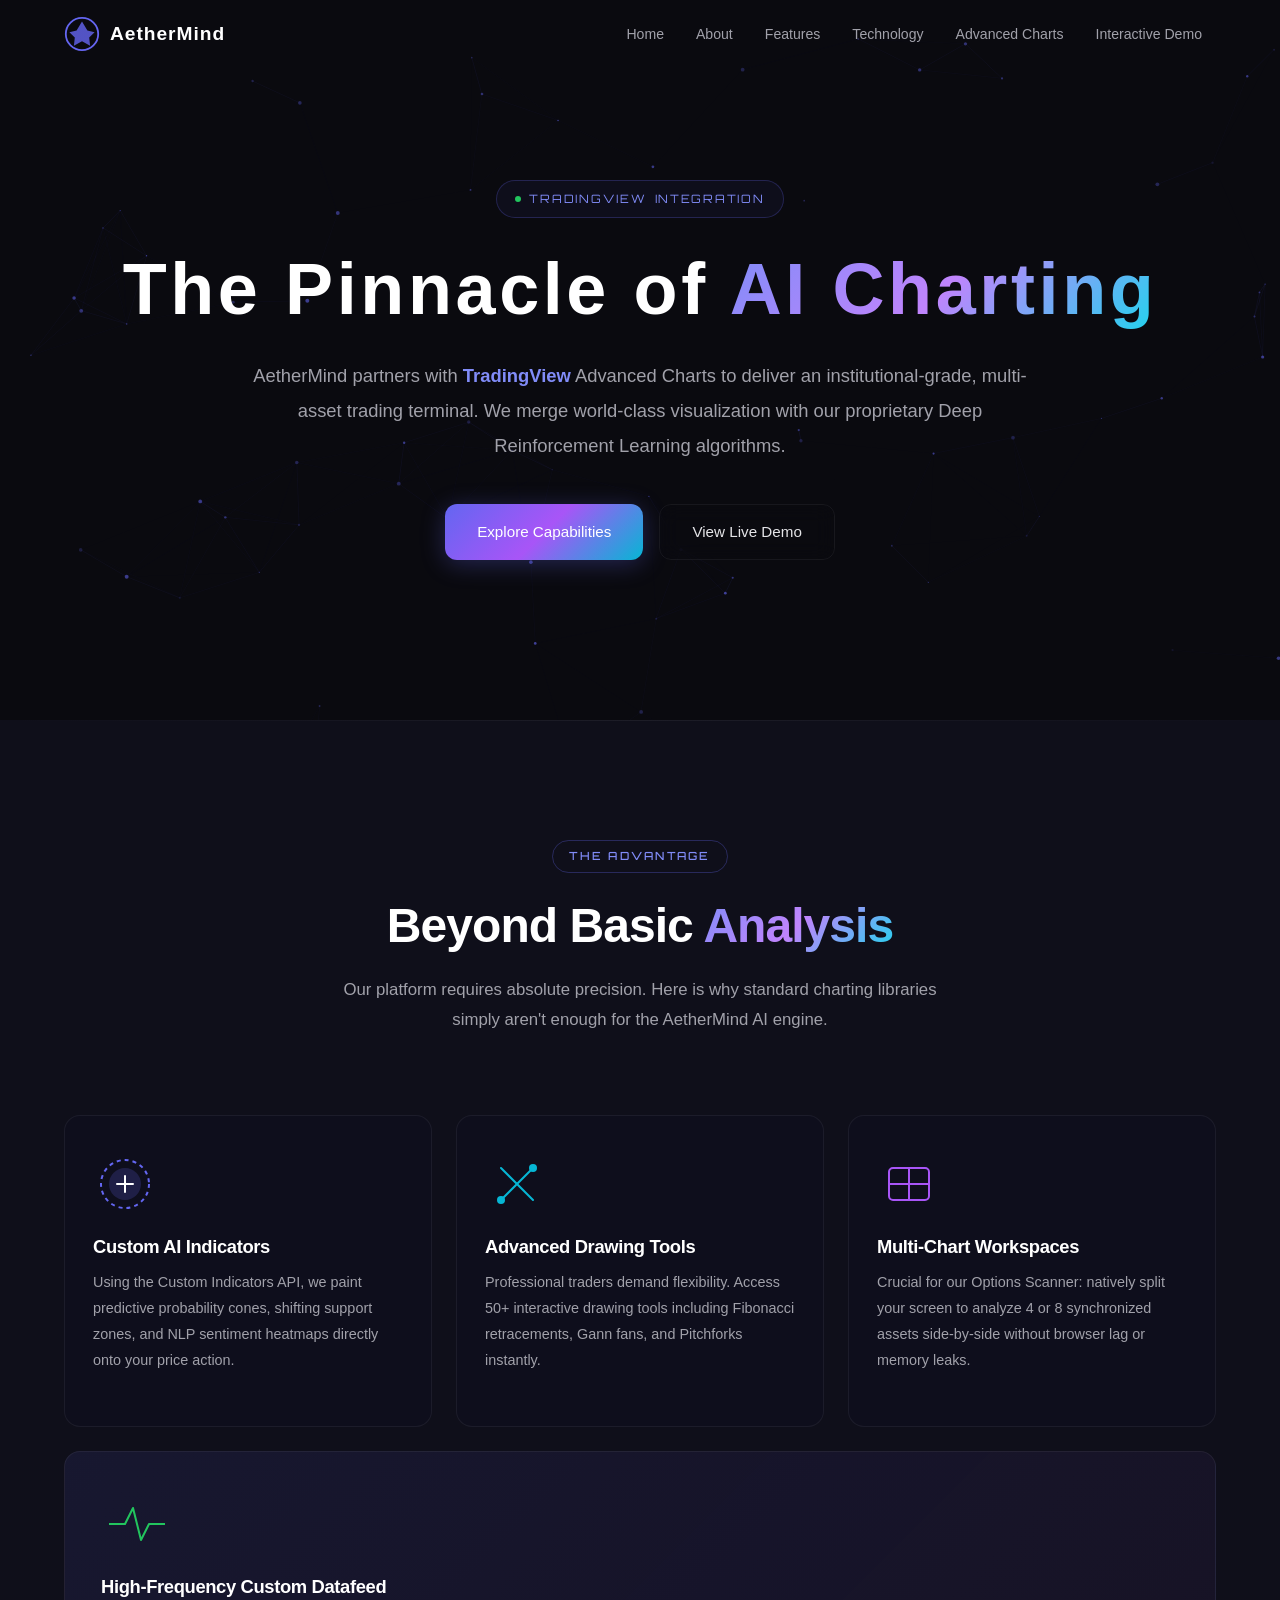
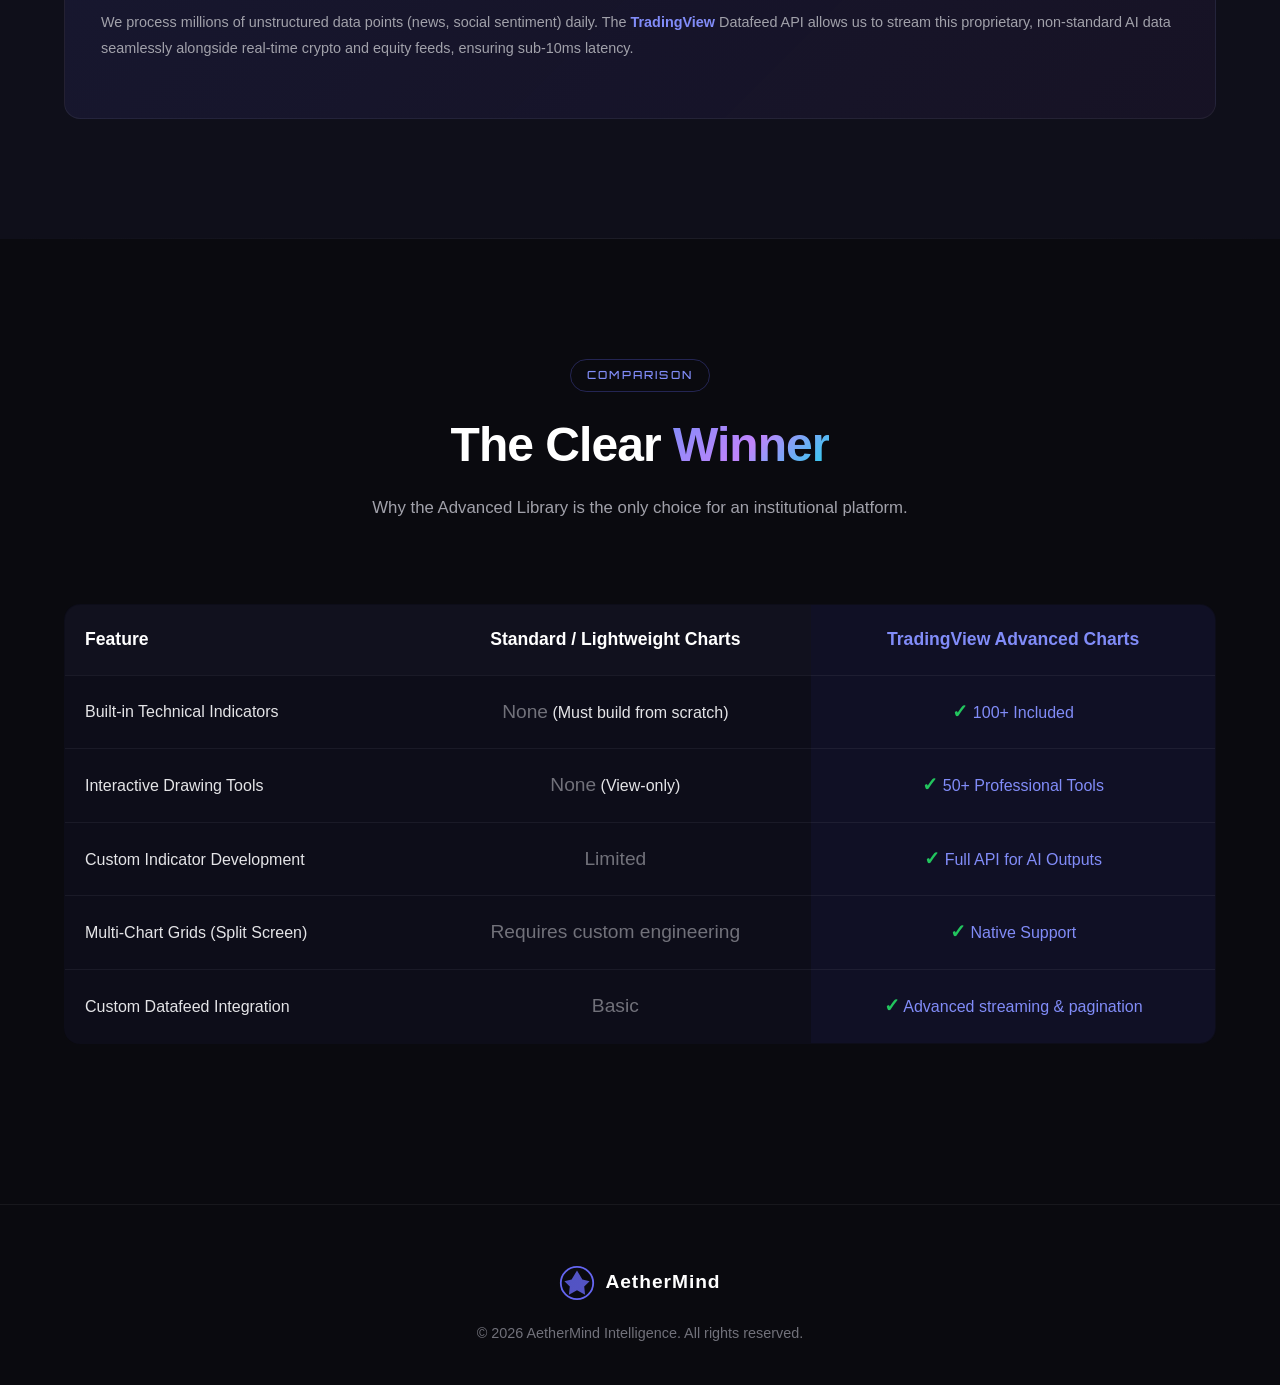
<file: advanced-charts.html>
<!DOCTYPE html>
<html lang="en">
<head>
    <meta charset="UTF-8">
    <meta name="viewport" content="width=device-width, initial-scale=1.0">
    <title>Advanced Charts - AetherMind</title>
    <meta name="description" content="Discover why AetherMind integrates TradingView Advanced Charts to deliver unparalleled AI-driven quantitative trading insights.">
    <link rel="preconnect" href="https://fonts.googleapis.com">
    <link rel="preconnect" href="https://fonts.gstatic.com" crossorigin>
    <link href="https://fonts.googleapis.com/css2?family=Inter:wght@300;400;500;600;700;900&family=Orbitron:wght@400;500;700;900&display=swap" rel="stylesheet">
    <link rel="stylesheet" href="style.css">
    <link rel="icon" type="image/svg+xml" href="favicon.svg">
    <style>
        /* Specific styles for this page */
        .comparison-table {
            width: 100%;
            border-collapse: collapse;
            margin-top: 40px;
            background: var(--color-bg-card);
            border: 1px solid var(--color-border);
            border-radius: var(--radius-lg);
            overflow: hidden;
        }
        
        .comparison-table th, .comparison-table td {
            padding: 20px;
            text-align: left;
            border-bottom: 1px solid var(--color-border);
        }

        .comparison-table th {
            background: rgba(255,255,255,0.02);
            font-size: 1.1rem;
            color: white;
            font-weight: 600;
        }

        .comparison-table th:not(:first-child) {
            text-align: center;
        }

        .comparison-table td:not(:first-child) {
            text-align: center;
            font-weight: 500;
        }

        .comparison-table tr:last-child td {
            border-bottom: none;
        }

        .comparison-table .highlight-col {
            background: rgba(99, 102, 241, 0.05);
            color: var(--color-primary-light);
        }

        .check-icon {
            color: var(--color-green);
            font-size: 1.2rem;
            font-weight: bold;
        }
        
        .cross-icon {
            color: var(--color-text-muted);
            font-size: 1.2rem;
        }
    </style>
</head>

<body>
    <!-- Background Canvas -->
    <canvas id="bgCanvas"></canvas>

    <!-- Navigation -->
    <nav class="navbar" id="navbar">
        <div class="nav-container">
            <a href="en.html" class="nav-logo" id="nav-logo">
                <div class="logo-icon">
                    <svg viewBox="0 0 40 40" fill="none" xmlns="http://www.w3.org/2000/svg">
                        <circle cx="20" cy="20" r="18" stroke="url(#logoGrad)" stroke-width="2" />
                        <path d="M20 6 L26 16 L34 18 L28 24 L29 33 L20 28 L11 33 L12 24 L6 18 L14 16 Z" fill="url(#logoGrad)" opacity="0.8" />
                        <defs>
                            <linearGradient id="logoGrad" x1="0" y1="0" x2="40" y2="40">
                                <stop offset="0%" stop-color="#6366f1" />
                                <stop offset="50%" stop-color="#a855f7" />
                                <stop offset="100%" stop-color="#06b6d4" />
                            </linearGradient>
                        </defs>
                    </svg>
                </div>
                <span class="logo-text">AetherMind</span>
            </a>
            <ul class="nav-links" id="nav-links">
                <li><a href="en.html#hero" class="nav-link">Home</a></li>
                <li><a href="en.html#about" class="nav-link">About</a></li>
                <li><a href="en.html#features" class="nav-link">Features</a></li>
                <li><a href="en.html#technology" class="nav-link">Technology</a></li>
                <li><a href="advanced-charts.html" class="nav-link active">Advanced Charts</a></li>
                <li><a href="demo.html" class="nav-link">Interactive Demo</a></li>
            </ul>
        </div>
    </nav>

    <!-- Hero Section -->
    <section class="hero" id="hero" style="min-height: 80vh; padding-top: 160px; text-align: center; flex-direction: column; justify-content: center;">
        <div class="container">
            <div class="hero-badge" style="margin: 0 auto 32px auto;">
                <span class="badge-dot"></span>
                <a href="https://www.tradingview.com/" target="_blank" rel="noopener" style="color: inherit; text-decoration: none;">TradingView</a> Integration
            </div>
            <h1 class="hero-title" style="margin-bottom: 30px;">
                <span class="title-line">The Pinnacle of <span class="text-gradient">AI Charting</span></span>
            </h1>
            <p class="hero-description" style="max-width: 800px; margin: 0 auto 40px auto; font-size: 1.15rem;">
                AetherMind partners with <a href="https://www.tradingview.com/" target="_blank" rel="noopener" style="color: var(--color-primary-light); text-decoration: none; font-weight: 600;">TradingView</a> Advanced Charts to deliver an institutional-grade, multi-asset trading terminal. We merge world-class visualization with our proprietary Deep Reinforcement Learning algorithms.
            </p>
            <div class="hero-actions" style="justify-content: center;">
                <a href="#benefits" class="btn btn-primary">
                    <span>Explore Capabilities</span>
                </a>
                <a href="demo.html" class="btn btn-outline">
                    View Live Demo
                </a>
            </div>
        </div>
    </section>

    <!-- Core Advantages Grid -->
    <section class="section section-dark" id="benefits">
        <div class="container">
            <div class="section-header">
                <span class="section-tag">THE ADVANTAGE</span>
                <h2 class="section-title">Beyond Basic <span class="text-gradient">Analysis</span></h2>
                <p class="section-subtitle">
                    Our platform requires absolute precision. Here is why standard charting libraries simply aren't enough for the AetherMind AI engine.
                </p>
            </div>
            <div class="features-grid">
                <div class="feature-card">
                    <div class="feature-icon">
                        <svg viewBox="0 0 64 64" fill="none"><circle cx="32" cy="32" r="24" stroke="#6366f1" stroke-width="2" stroke-dasharray="4 4" /><circle cx="32" cy="32" r="16" fill="rgba(99,102,241,0.2)" /><path d="M24 32h16m-8-8v16" stroke="#fff" stroke-width="2" stroke-linecap="round"/></svg>
                    </div>
                    <h3>Custom AI Indicators</h3>
                    <p>Using the Custom Indicators API, we paint predictive probability cones, shifting support zones, and NLP sentiment heatmaps directly onto your price action.</p>
                </div>
                <div class="feature-card">
                    <div class="feature-icon">
                        <svg viewBox="0 0 64 64" fill="none"><path d="M16 48L48 16M16 16l32 32" stroke="#06b6d4" stroke-width="2" stroke-linecap="round"/><circle cx="16" cy="48" r="4" fill="#06b6d4"/><circle cx="48" cy="16" r="4" fill="#06b6d4"/></svg>
                    </div>
                    <h3>Advanced Drawing Tools</h3>
                    <p>Professional traders demand flexibility. Access 50+ interactive drawing tools including Fibonacci retracements, Gann fans, and Pitchforks instantly.</p>
                </div>
                <div class="feature-card">
                    <div class="feature-icon">
                        <svg viewBox="0 0 64 64" fill="none"><rect x="12" y="16" width="40" height="32" rx="4" stroke="#a855f7" stroke-width="2"/><path d="M32 16v32M12 32h40" stroke="#a855f7" stroke-width="2"/></svg>
                    </div>
                    <h3>Multi-Chart Workspaces</h3>
                    <p>Crucial for our Options Scanner: natively split your screen to analyze 4 or 8 synchronized assets side-by-side without browser lag or memory leaks.</p>
                </div>
                <div class="feature-card feature-large" style="grid-column: span 3; display: flex; flex-direction: row; gap: 40px; align-items: center;">
                    <div style="flex: 1;">
                        <div class="feature-icon" style="margin-bottom: 20px;">
                            <svg viewBox="0 0 64 64" fill="none"><path d="M8 32h16l8-16 8 32 8-16h16" stroke="#22c55e" stroke-width="2" stroke-linejoin="round"/></svg>
                        </div>
                        <h3>High-Frequency Custom Datafeed</h3>
                        <p>We process millions of unstructured data points (news, social sentiment) daily. The <a href="https://www.tradingview.com/" target="_blank" rel="noopener" style="color: var(--color-primary-light); text-decoration: none; font-weight: 600;">TradingView</a> Datafeed API allows us to stream this proprietary, non-standard AI data seamlessly alongside real-time crypto and equity feeds, ensuring sub-10ms latency.</p>
                    </div>
                </div>
            </div>
        </div>
    </section>

    <!-- Comparison Section -->
    <section class="section" id="comparison">
        <div class="container">
            <div class="section-header">
                <span class="section-tag">COMPARISON</span>
                <h2 class="section-title">The Clear <span class="text-gradient">Winner</span></h2>
                <p class="section-subtitle">
                    Why the Advanced Library is the only choice for an institutional platform.
                </p>
            </div>
            
            <table class="comparison-table">
                <thead>
                    <tr>
                        <th>Feature</th>
                        <th>Standard / Lightweight Charts</th>
                        <th class="highlight-col"><a href="https://www.tradingview.com/" target="_blank" rel="noopener" style="color: inherit; text-decoration: none; font-weight: 600;">TradingView</a> Advanced Charts</th>
                    </tr>
                </thead>
                <tbody>
                    <tr>
                        <td>Built-in Technical Indicators</td>
                        <td><span class="cross-icon">None</span> (Must build from scratch)</td>
                        <td class="highlight-col"><span class="check-icon">✓</span> 100+ Included</td>
                    </tr>
                    <tr>
                        <td>Interactive Drawing Tools</td>
                        <td><span class="cross-icon">None</span> (View-only)</td>
                        <td class="highlight-col"><span class="check-icon">✓</span> 50+ Professional Tools</td>
                    </tr>
                    <tr>
                        <td>Custom Indicator Development</td>
                        <td><span class="cross-icon">Limited</span></td>
                        <td class="highlight-col"><span class="check-icon">✓</span> Full API for AI Outputs</td>
                    </tr>
                    <tr>
                        <td>Multi-Chart Grids (Split Screen)</td>
                        <td><span class="cross-icon">Requires custom engineering</span></td>
                        <td class="highlight-col"><span class="check-icon">✓</span> Native Support</td>
                    </tr>
                    <tr>
                        <td>Custom Datafeed Integration</td>
                        <td><span class="cross-icon">Basic</span></td>
                        <td class="highlight-col"><span class="check-icon">✓</span> Advanced streaming & pagination</td>
                    </tr>
                </tbody>
            </table>
        </div>
    </section>

    <!-- Footer -->
    <footer class="footer" id="footer" style="padding-top: 60px; padding-bottom: 40px; border-top: 1px solid var(--color-border); margin-top: 40px;">
        <div class="container" style="text-align: center;">
            <div class="nav-logo" style="justify-content: center; margin-bottom: 20px;">
                <div class="logo-icon">
                    <svg viewBox="0 0 40 40" fill="none" xmlns="http://www.w3.org/2000/svg">
                        <circle cx="20" cy="20" r="18" stroke="url(#logoGrad)" stroke-width="2" />
                        <path d="M20 6 L26 16 L34 18 L28 24 L29 33 L20 28 L11 33 L12 24 L6 18 L14 16 Z" fill="url(#logoGrad)" opacity="0.8" />
                    </svg>
                </div>
                <span class="logo-text">AetherMind</span>
            </div>
            <p style="color: var(--color-text-muted); font-size: 0.9rem;">&copy; 2026 AetherMind Intelligence. All rights reserved.</p>
        </div>
    </footer>

    <script src="script.js"></script>
</body>
</html>
</file>
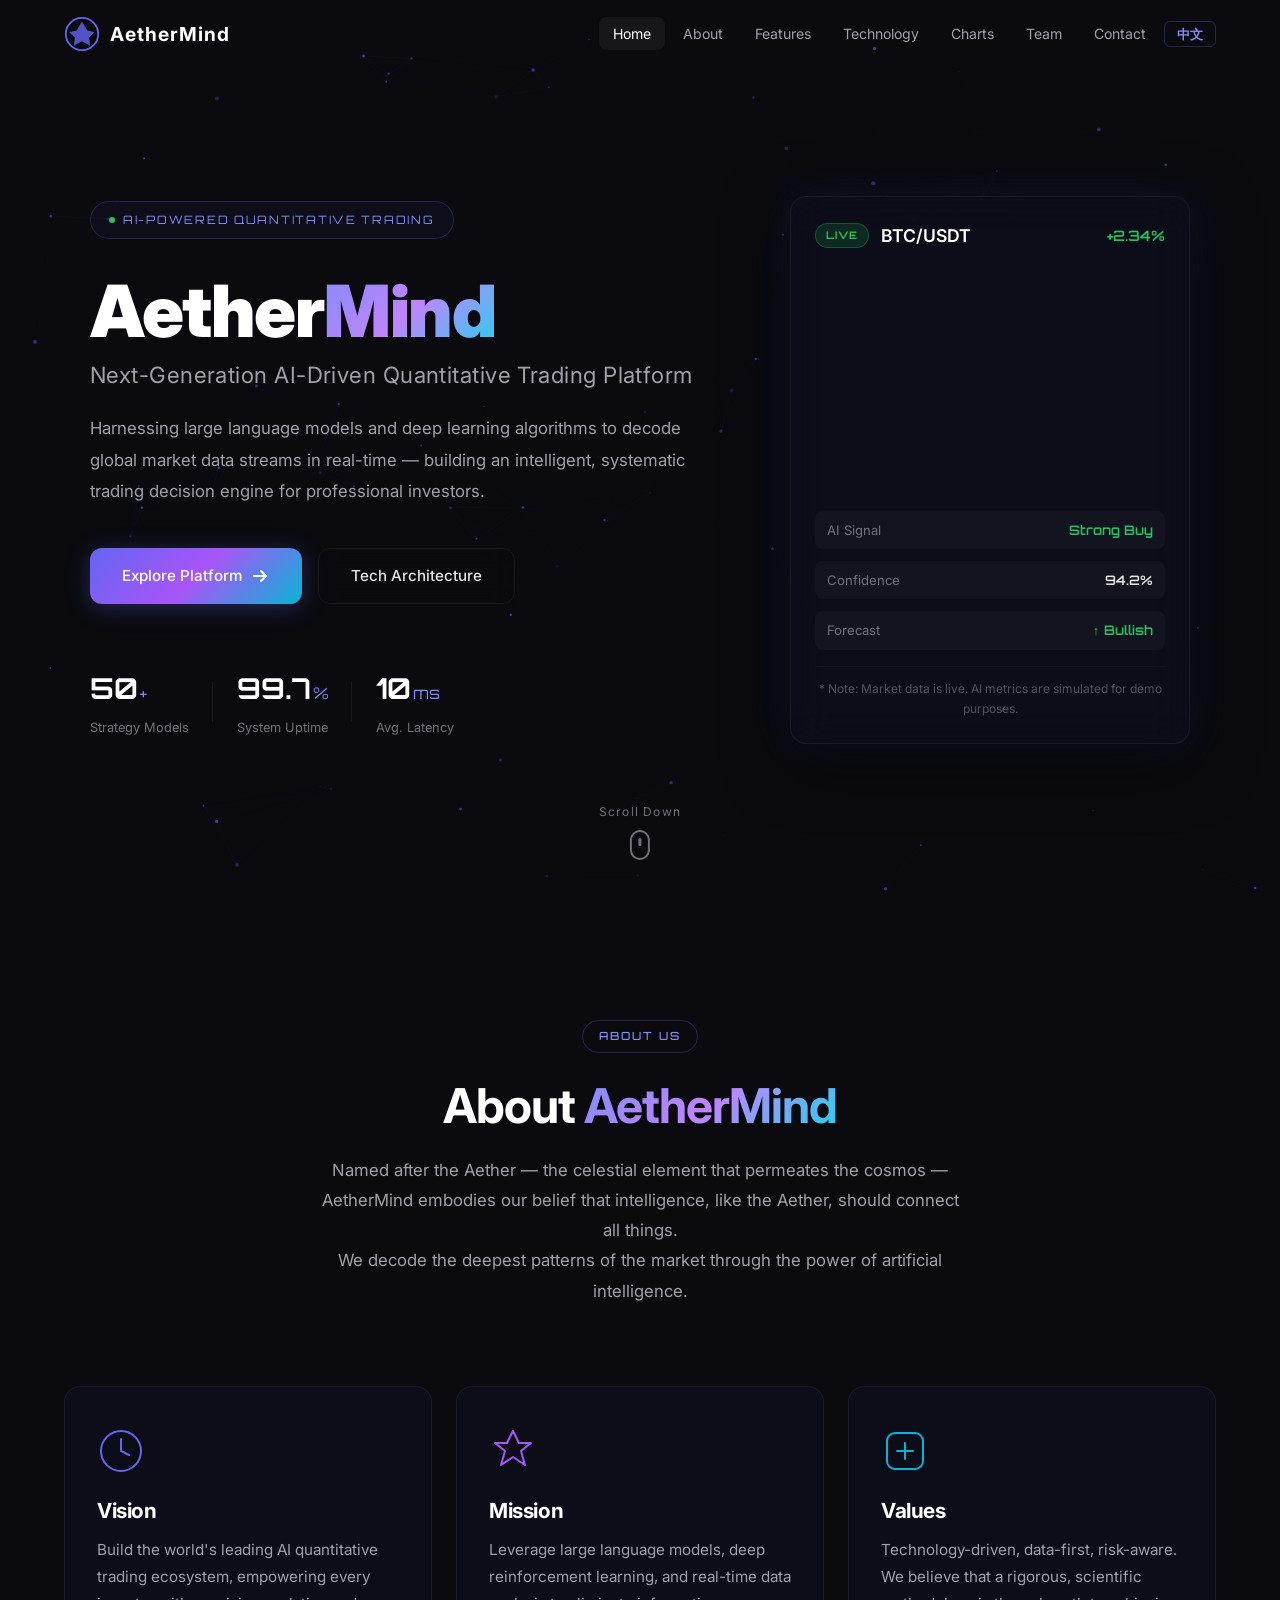
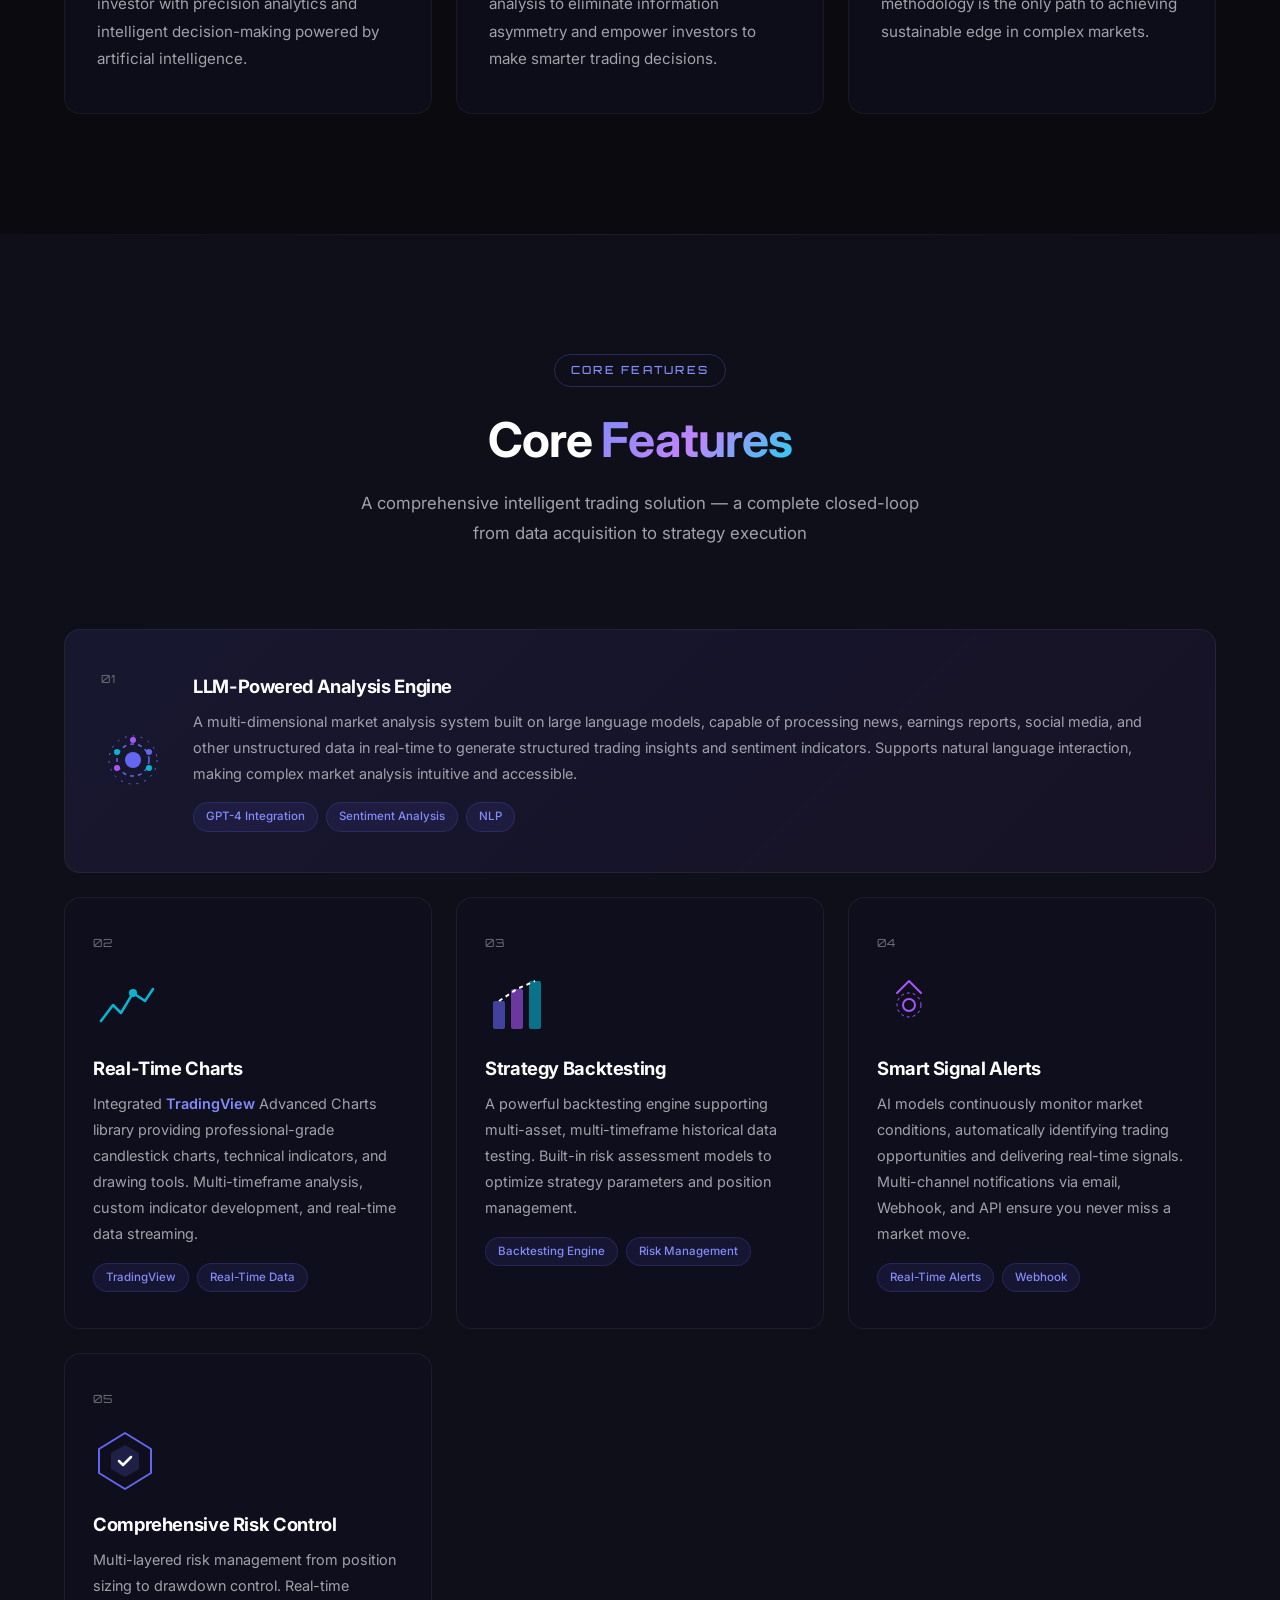
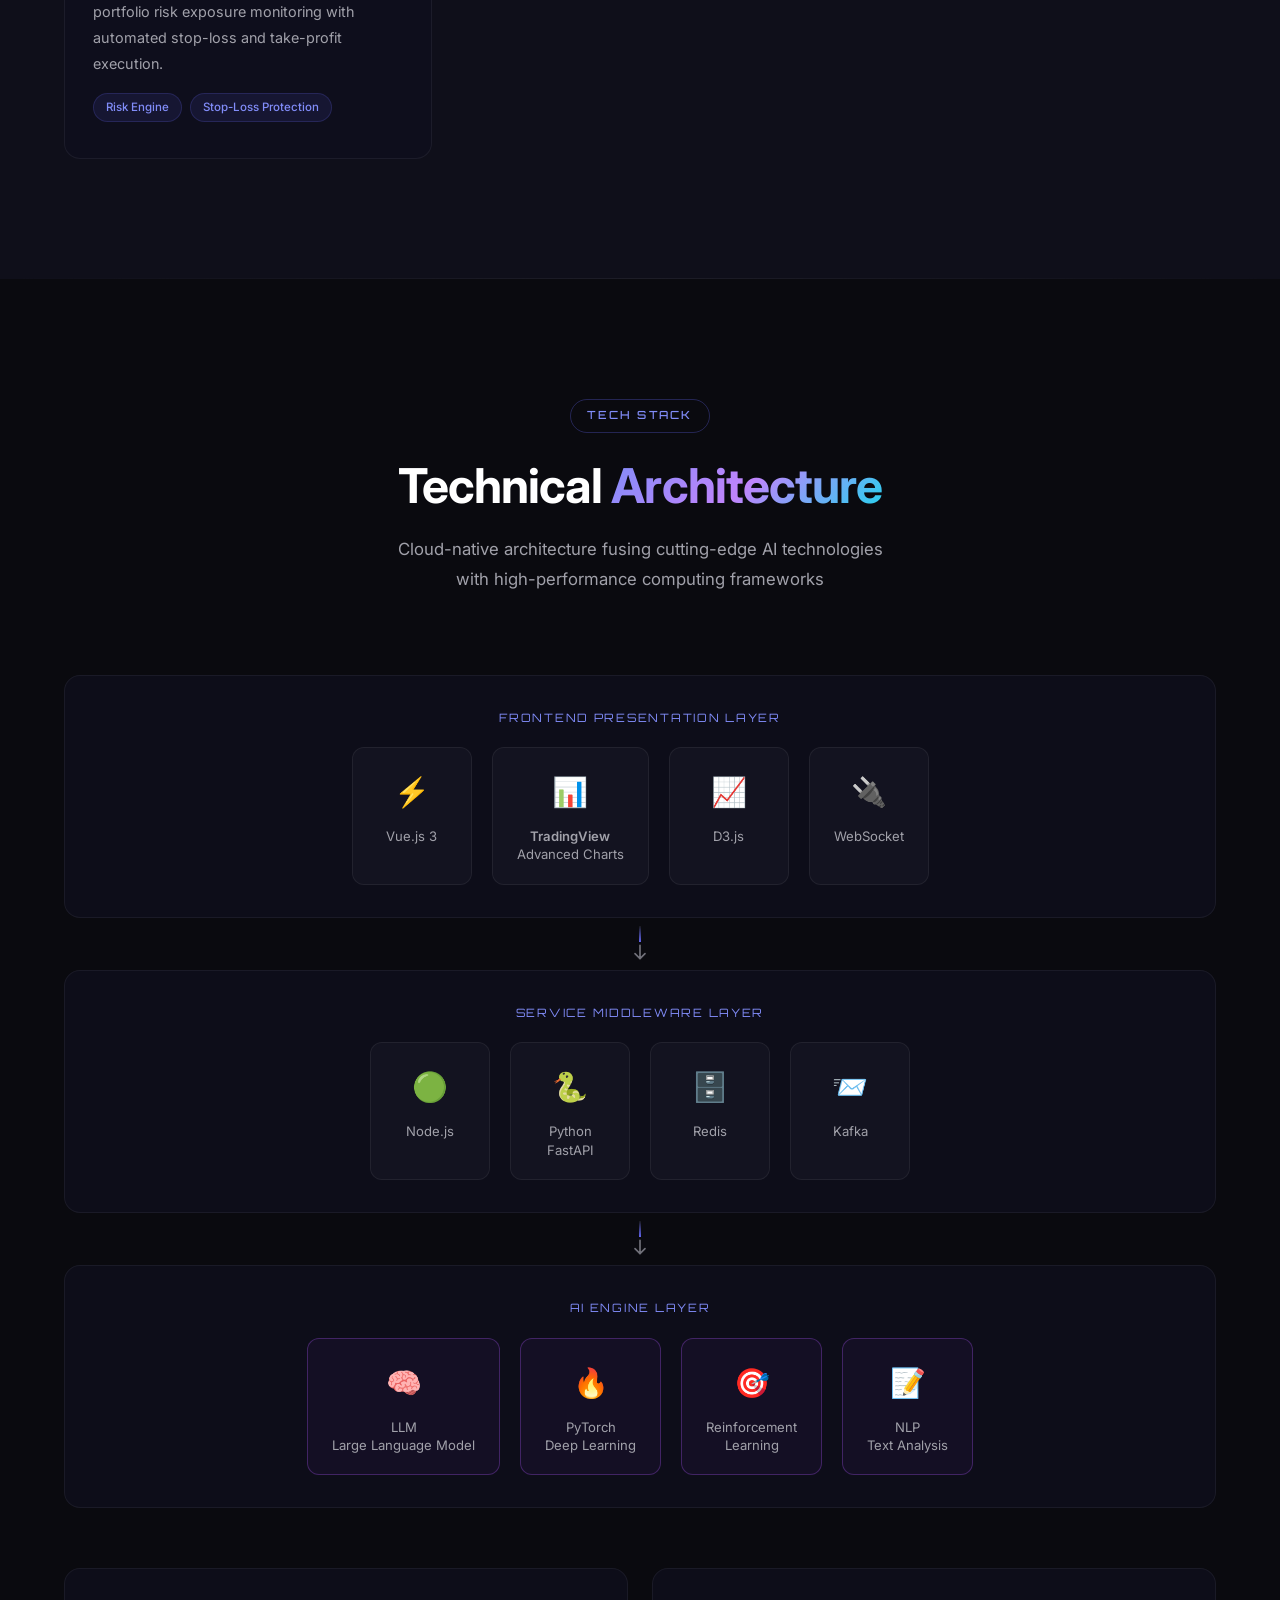
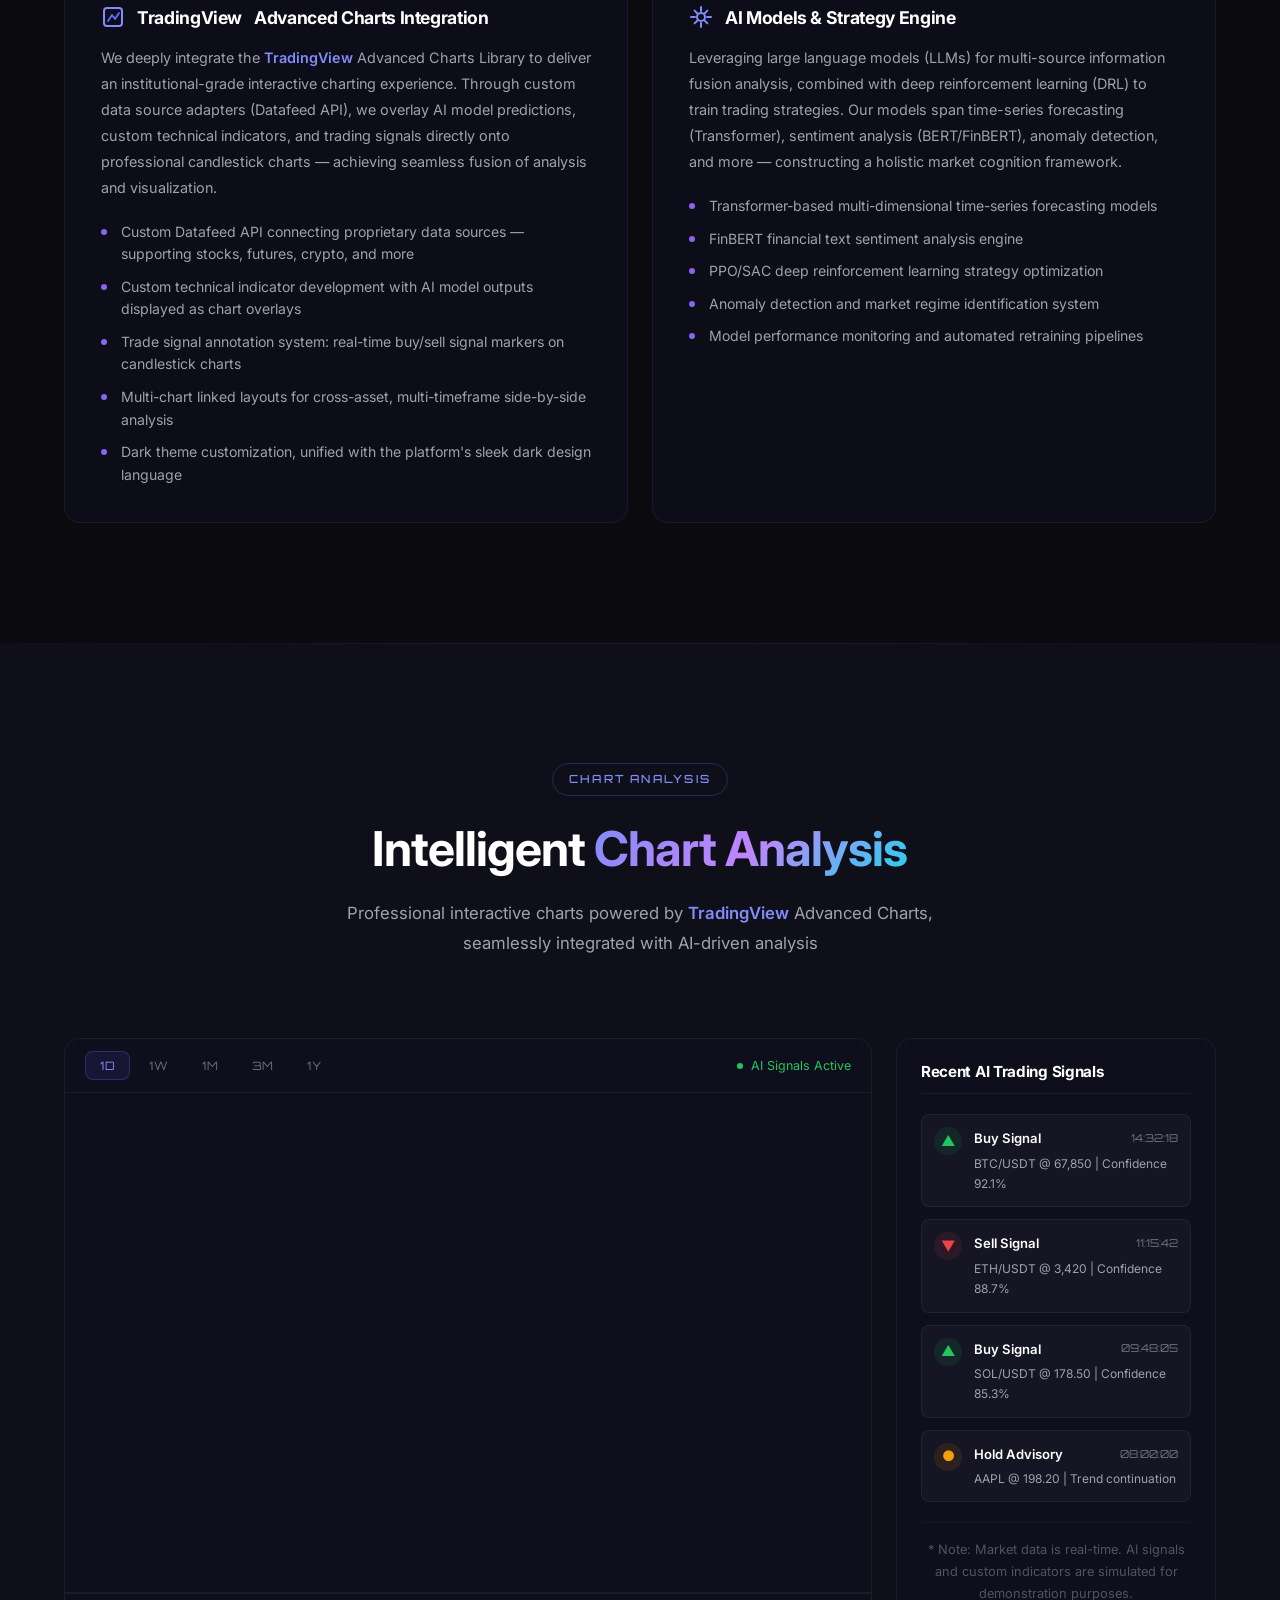
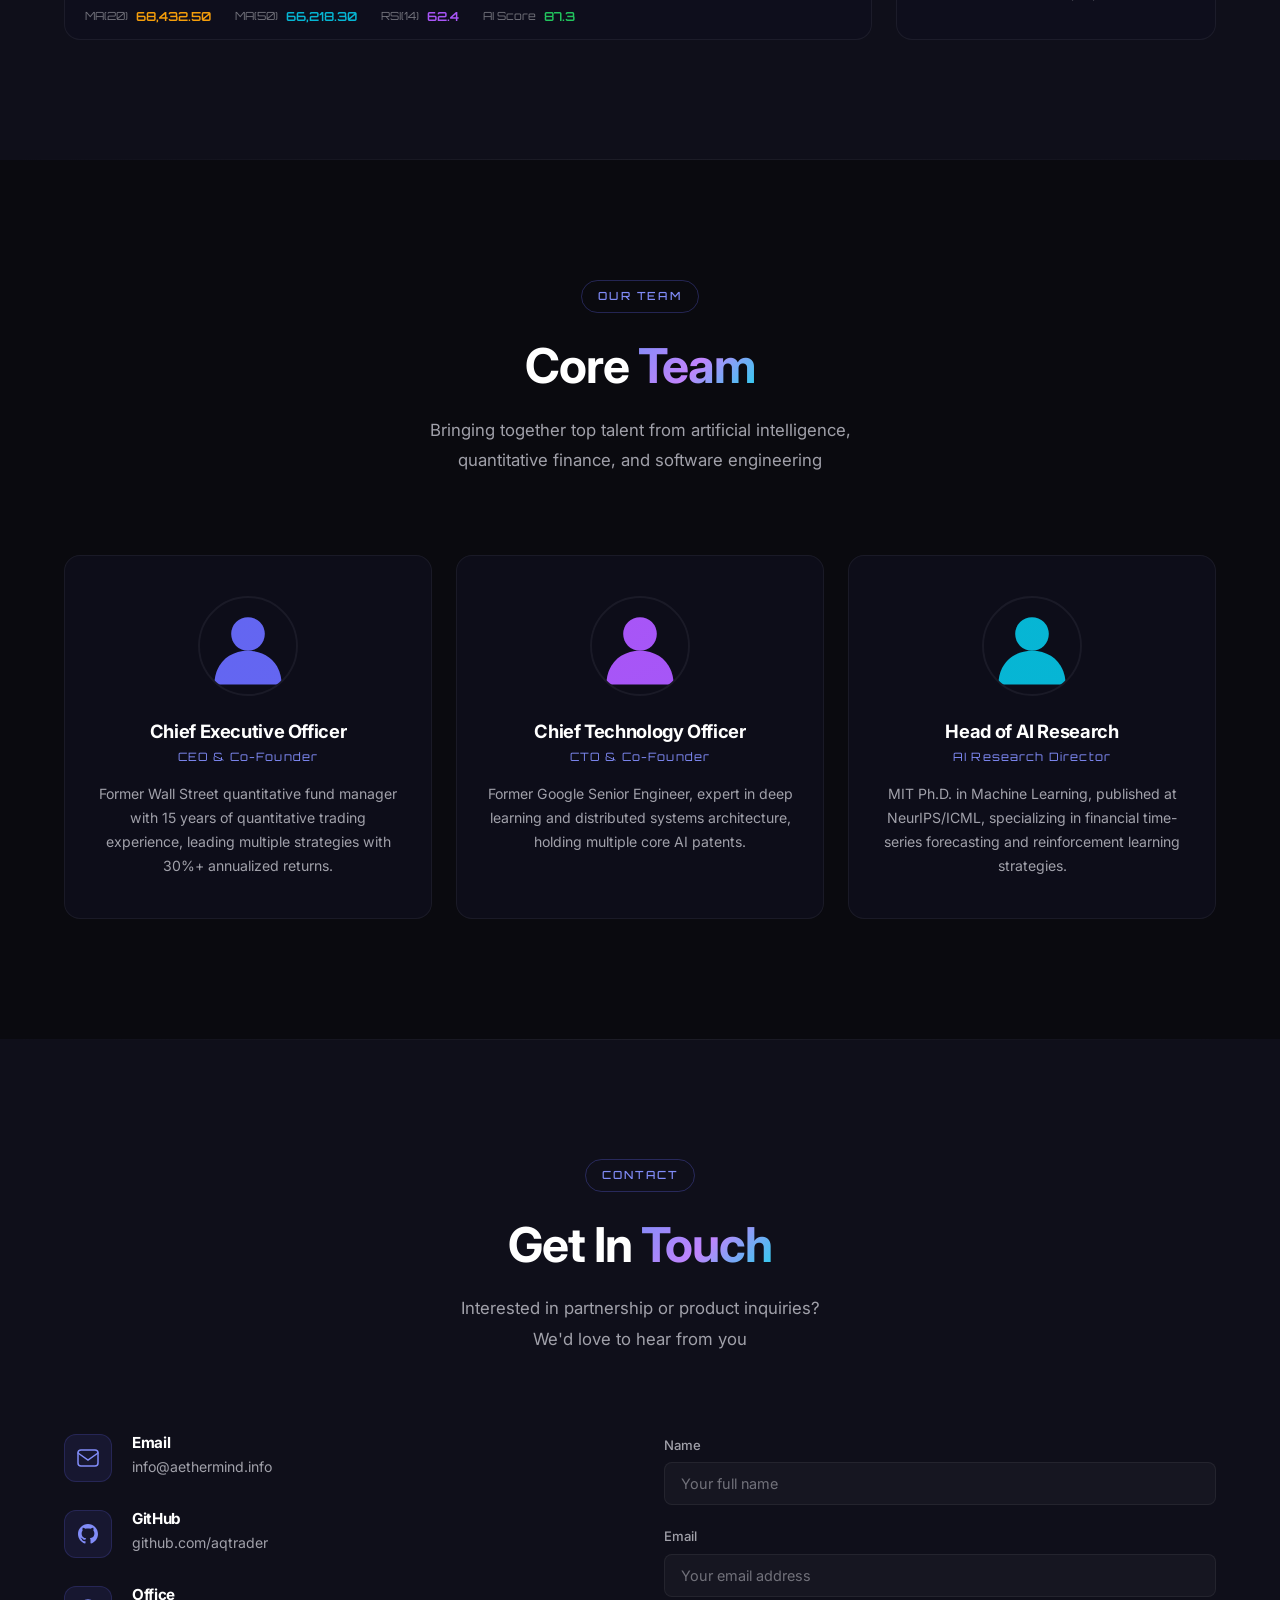
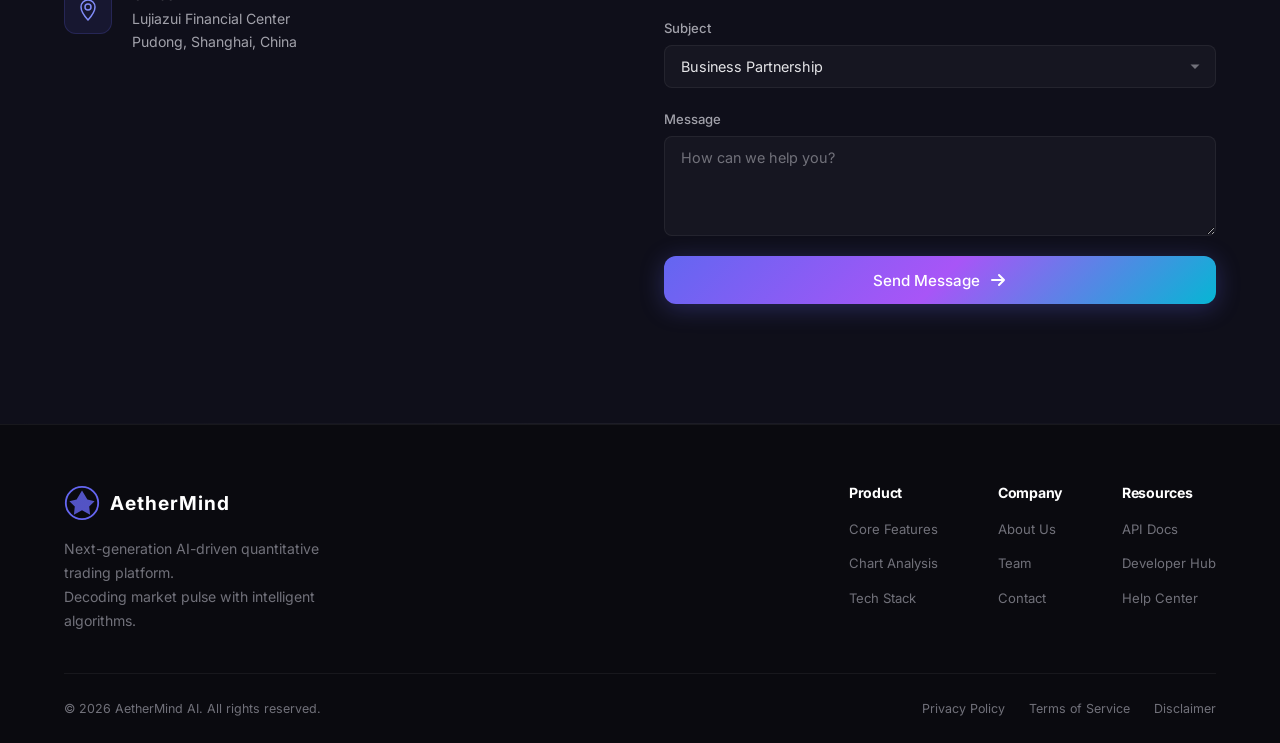
<file: en.html>
<!DOCTYPE html>
<html lang="en">

<head>
    <meta charset="UTF-8">
    <meta name="viewport" content="width=device-width, initial-scale=1.0">
    <title>AetherMind - AI-Powered Quantitative Trading Platform</title>
    <meta name="description"
        content="AetherMind is an intelligent quantitative trading analysis platform powered by artificial intelligence and large language models, combining advanced deep learning algorithms with real-time market data to deliver professional trading strategies and smart decision support.">
    <meta name="keywords"
        content="AI Trading, Quantitative Trading, Artificial Intelligence, Smart Investment, Deep Learning, Trading Strategy, TradingView">
    <link rel="preconnect" href="https://fonts.googleapis.com">
    <link rel="preconnect" href="https://fonts.gstatic.com" crossorigin>
    <link
        href="https://fonts.googleapis.com/css2?family=Inter:wght@300;400;500;600;700;900&family=Orbitron:wght@400;500;700;900&display=swap"
        rel="stylesheet">
    <link rel="stylesheet" href="style.css">
    <link rel="stylesheet" href="style-en.css">
    <link rel="icon" type="image/svg+xml" href="favicon.svg">
</head>

<body>
    <!-- Animated Background -->
    <canvas id="bgCanvas"></canvas>

    <!-- Navigation -->
    <nav class="navbar" id="navbar">
        <div class="nav-container">
            <a href="#" class="nav-logo" id="nav-logo">
                <div class="logo-icon">
                    <svg viewBox="0 0 40 40" fill="none" xmlns="http://www.w3.org/2000/svg">
                        <circle cx="20" cy="20" r="18" stroke="url(#logoGrad)" stroke-width="2" />
                        <path d="M20 6 L26 16 L34 18 L28 24 L29 33 L20 28 L11 33 L12 24 L6 18 L14 16 Z"
                            fill="url(#logoGrad)" opacity="0.8" />
                        <defs>
                            <linearGradient id="logoGrad" x1="0" y1="0" x2="40" y2="40">
                                <stop offset="0%" stop-color="#6366f1" />
                                <stop offset="50%" stop-color="#a855f7" />
                                <stop offset="100%" stop-color="#06b6d4" />
                            </linearGradient>
                        </defs>
                    </svg>
                </div>
                <span class="logo-text">AetherMind</span>
            </a>
            <ul class="nav-links" id="nav-links">
                <li><a href="#hero" class="nav-link active">Home</a></li>
                <li><a href="#about" class="nav-link">About</a></li>
                <li><a href="#features" class="nav-link">Features</a></li>
                <li><a href="#technology" class="nav-link">Technology</a></li>
                <li><a href="#charts" class="nav-link">Charts</a></li>
                <li><a href="#team" class="nav-link">Team</a></li>
                <li><a href="#contact" class="nav-link">Contact</a></li>
                <li><a href="index.html" class="nav-link lang-switch" title="切换到中文">中文</a></li>
            </ul>
            <button class="nav-toggle" id="nav-toggle" aria-label="Toggle Navigation">
                <span></span>
                <span></span>
                <span></span>
            </button>
        </div>
    </nav>

    <!-- Hero Section -->
    <section class="hero" id="hero">
        <div class="hero-content">
            <div class="hero-badge">
                <span class="badge-dot"></span>
                AI-Powered Quantitative Trading
            </div>
            <h1 class="hero-title">
                <span class="title-line">Aether<span class="text-gradient">Mind</span></span>
                <span class="title-sub">Next-Generation AI-Driven Quantitative Trading Platform</span>
            </h1>
            <p class="hero-description">
                Harnessing large language models and deep learning algorithms to decode<br>
                global market data streams in real-time — building an intelligent, systematic<br>
                trading decision engine for professional investors.
            </p>
            <div class="hero-actions">
                <a href="#features" class="btn btn-primary" id="btn-explore">
                    <span>Explore Platform</span>
                    <svg width="20" height="20" viewBox="0 0 20 20" fill="none">
                        <path d="M4 10H16M16 10L11 5M16 10L11 15" stroke="currentColor" stroke-width="2"
                            stroke-linecap="round" stroke-linejoin="round" />
                    </svg>
                </a>
                <a href="#technology" class="btn btn-outline" id="btn-tech">
                    Tech Architecture
                </a>
            </div>
            <div class="hero-stats">
                <div class="stat-item">
                    <span class="stat-number" data-target="50">0</span><span class="stat-suffix">+</span>
                    <span class="stat-label">Strategy Models</span>
                </div>
                <div class="stat-item">
                    <span class="stat-number" data-target="99.7">0</span><span class="stat-suffix">%</span>
                    <span class="stat-label">System Uptime</span>
                </div>
                <div class="stat-item">
                    <span class="stat-number" data-target="10">0</span><span class="stat-suffix">ms</span>
                    <span class="stat-label">Avg. Latency</span>
                </div>
            </div>
        </div>
        <div class="hero-visual">
            <div class="trading-card">
                <div class="card-header">
                    <div class="card-status live">LIVE</div>
                    <span class="card-pair">BTC/USDT</span>
                    <span class="card-change positive">+2.34%</span>
                </div>
                <div class="card-chart" style="height: 220px; margin-top: 10px;">
                    <!-- TradingView Widget BEGIN -->
                    <div class="tradingview-widget-container" style="height: 100%; width: 100%;">
                        <div id="tradingview_mini" style="height: 100%; width: 100%;"></div>
                        <script type="text/javascript" src="https://s3.tradingview.com/tv.js"></script>
                        <script type="text/javascript">
                            new TradingView.widget(
                                {
                                    "autosize": true,
                                    "symbol": "BINANCE:BTCUSDT",
                                    "interval": "60",
                                    "timezone": "Etc/UTC",
                                    "theme": "dark",
                                    "style": "3",
                                    "locale": "en",
                                    "enable_publishing": false,
                                    "backgroundColor": "rgba(10, 10, 15, 0)",
                                    "gridColor": "rgba(255, 255, 255, 0)",
                                    "hide_top_toolbar": true,
                                    "hide_legend": true,
                                    "save_image": false,
                                    "hide_volume": true,
                                    "container_id": "tradingview_mini"
                                }
                            );
                        </script>
                    </div>
                    <!-- TradingView Widget END -->
                </div>
                <div class="card-metrics">
                    <div class="metric">
                        <span class="metric-label">AI Signal</span>
                        <span class="metric-value bullish">Strong Buy</span>
                    </div>
                    <div class="metric">
                        <span class="metric-label">Confidence</span>
                        <span class="metric-value">94.2%</span>
                    </div>
                    <div class="metric">
                        <span class="metric-label">Forecast</span>
                        <span class="metric-value bullish">↑ Bullish</span>
                    </div>
                </div>
                <div style="margin-top: 16px; font-size: 0.75rem; color: var(--color-text-muted); text-align: center; opacity: 0.7; padding-top: 12px; border-top: 1px solid rgba(255,255,255,0.05);">
                    * Note: Market data is live. AI metrics are simulated for demo purposes.
                </div>
            </div>
        </div>
        <div class="hero-scroll">
            <div class="scroll-indicator">
                <span>Scroll Down</span>
                <div class="scroll-arrow"></div>
            </div>
        </div>
    </section>

    <!-- About Section -->
    <section class="section" id="about">
        <div class="container">
            <div class="section-header">
                <span class="section-tag">ABOUT US</span>
                <h2 class="section-title">About <span class="text-gradient">AetherMind</span></h2>
                <p class="section-subtitle">
                    Named after the Aether — the celestial element that permeates the cosmos —<br>
                    AetherMind embodies our belief that intelligence, like the Aether, should connect all things.<br>
                    We decode the deepest patterns of the market through the power of artificial intelligence.
                </p>
            </div>
            <div class="about-grid">
                <div class="about-card" id="about-vision">
                    <div class="about-icon">
                        <svg viewBox="0 0 48 48" fill="none">
                            <circle cx="24" cy="24" r="20" stroke="url(#g1)" stroke-width="2" />
                            <path d="M24 12V24L32 28" stroke="url(#g1)" stroke-width="2" stroke-linecap="round" />
                            <defs>
                                <linearGradient id="g1" x1="0" y1="0" x2="48" y2="48">
                                    <stop stop-color="#6366f1" />
                                    <stop offset="1" stop-color="#a855f7" />
                                </linearGradient>
                            </defs>
                        </svg>
                    </div>
                    <h3>Vision</h3>
                    <p>Build the world's leading AI quantitative trading ecosystem, empowering every investor with
                        precision analytics and intelligent decision-making powered by artificial intelligence.</p>
                </div>
                <div class="about-card" id="about-mission">
                    <div class="about-icon">
                        <svg viewBox="0 0 48 48" fill="none">
                            <path d="M24 4L30 16H42L32 24L36 38L24 30L12 38L16 24L6 16H18L24 4Z" stroke="url(#g2)"
                                stroke-width="2" stroke-linejoin="round" />
                            <defs>
                                <linearGradient id="g2" x1="0" y1="0" x2="48" y2="48">
                                    <stop stop-color="#a855f7" />
                                    <stop offset="1" stop-color="#06b6d4" />
                                </linearGradient>
                            </defs>
                        </svg>
                    </div>
                    <h3>Mission</h3>
                    <p>Leverage large language models, deep reinforcement learning, and real-time data analysis to
                        eliminate information asymmetry and empower investors to make smarter trading decisions.</p>
                </div>
                <div class="about-card" id="about-values">
                    <div class="about-icon">
                        <svg viewBox="0 0 48 48" fill="none">
                            <rect x="6" y="6" width="36" height="36" rx="8" stroke="url(#g3)" stroke-width="2" />
                            <path d="M16 24H32M24 16V32" stroke="url(#g3)" stroke-width="2" stroke-linecap="round" />
                            <defs>
                                <linearGradient id="g3" x1="0" y1="0" x2="48" y2="48">
                                    <stop stop-color="#06b6d4" />
                                    <stop offset="1" stop-color="#6366f1" />
                                </linearGradient>
                            </defs>
                        </svg>
                    </div>
                    <h3>Values</h3>
                    <p>Technology-driven, data-first, risk-aware. We believe that a rigorous, scientific methodology is
                        the only path to achieving sustainable edge in complex markets.</p>
                </div>
            </div>
        </div>
    </section>

    <!-- Features Section -->
    <section class="section section-dark" id="features">
        <div class="container">
            <div class="section-header">
                <span class="section-tag">CORE FEATURES</span>
                <h2 class="section-title">Core <span class="text-gradient">Features</span></h2>
                <p class="section-subtitle">
                    A comprehensive intelligent trading solution — a complete closed-loop<br>
                    from data acquisition to strategy execution
                </p>
            </div>
            <div class="features-grid">
                <div class="feature-card feature-large" id="feature-ai">
                    <div class="feature-number">01</div>
                    <div class="feature-icon">
                        <svg viewBox="0 0 64 64" fill="none">
                            <circle cx="32" cy="32" r="8" fill="url(#fg1)" />
                            <circle cx="32" cy="32" r="16" stroke="url(#fg1)" stroke-width="1.5"
                                stroke-dasharray="4 4" />
                            <circle cx="32" cy="32" r="24" stroke="url(#fg1)" stroke-width="1" stroke-dasharray="2 6" />
                            <circle cx="32" cy="12" r="3" fill="#a855f7" />
                            <circle cx="48" cy="24" r="3" fill="#6366f1" />
                            <circle cx="48" cy="40" r="3" fill="#06b6d4" />
                            <circle cx="16" cy="40" r="3" fill="#a855f7" />
                            <circle cx="16" cy="24" r="3" fill="#06b6d4" />
                            <defs>
                                <linearGradient id="fg1" x1="0" y1="0" x2="64" y2="64">
                                    <stop stop-color="#6366f1" />
                                    <stop offset="1" stop-color="#a855f7" />
                                </linearGradient>
                            </defs>
                        </svg>
                    </div>
                    <h3>LLM-Powered Analysis Engine</h3>
                    <p>A multi-dimensional market analysis system built on large language models, capable of processing
                        news, earnings reports, social media, and other unstructured data in real-time to generate
                        structured trading insights and sentiment indicators. Supports natural language interaction,
                        making complex market analysis intuitive and accessible.</p>
                    <div class="feature-tags">
                        <span class="tag">GPT-4 Integration</span>
                        <span class="tag">Sentiment Analysis</span>
                        <span class="tag">NLP</span>
                    </div>
                </div>
                <div class="feature-card" id="feature-realtime">
                    <div class="feature-number">02</div>
                    <div class="feature-icon">
                        <svg viewBox="0 0 64 64" fill="none">
                            <polyline points="8,48 20,32 28,40 40,20 52,28 60,16" stroke="url(#fg2)" stroke-width="2.5"
                                stroke-linecap="round" stroke-linejoin="round" />
                            <circle cx="40" cy="20" r="4" fill="#06b6d4" />
                            <defs>
                                <linearGradient id="fg2" x1="0" y1="0" x2="64" y2="64">
                                    <stop stop-color="#06b6d4" />
                                    <stop offset="1" stop-color="#6366f1" />
                                </linearGradient>
                            </defs>
                        </svg>
                    </div>
                    <h3>Real-Time Charts</h3>
                    <p>Integrated <a href="https://www.tradingview.com/" target="_blank" rel="noopener"
                            style="color: var(--color-primary-light); text-decoration: none; font-weight: 600;">TradingView</a>
                        Advanced Charts library providing professional-grade candlestick charts,
                        technical indicators, and drawing tools. Multi-timeframe analysis, custom indicator development,
                        and real-time data streaming.</p>
                    <div class="feature-tags">
                        <span class="tag">TradingView</span>
                        <span class="tag">Real-Time Data</span>
                    </div>
                </div>
                <div class="feature-card" id="feature-strategy">
                    <div class="feature-number">03</div>
                    <div class="feature-icon">
                        <svg viewBox="0 0 64 64" fill="none">
                            <rect x="8" y="28" width="12" height="28" rx="2" fill="#6366f1" opacity="0.6" />
                            <rect x="26" y="16" width="12" height="40" rx="2" fill="#a855f7" opacity="0.6" />
                            <rect x="44" y="8" width="12" height="48" rx="2" fill="#06b6d4" opacity="0.6" />
                            <path d="M14 28L32 16L50 8" stroke="white" stroke-width="2" stroke-dasharray="4 4" />
                        </svg>
                    </div>
                    <h3>Strategy Backtesting</h3>
                    <p>A powerful backtesting engine supporting multi-asset, multi-timeframe historical data testing.
                        Built-in risk assessment models to optimize strategy parameters and position management.</p>
                    <div class="feature-tags">
                        <span class="tag">Backtesting Engine</span>
                        <span class="tag">Risk Management</span>
                    </div>
                </div>
                <div class="feature-card" id="feature-signal">
                    <div class="feature-number">04</div>
                    <div class="feature-icon">
                        <svg viewBox="0 0 64 64" fill="none">
                            <path d="M32 8V56" stroke="url(#fg4)" stroke-width="2" />
                            <path d="M20 20L32 8L44 20" stroke="url(#fg4)" stroke-width="2" stroke-linecap="round"
                                stroke-linejoin="round" />
                            <circle cx="32" cy="32" r="6" stroke="url(#fg4)" stroke-width="2" />
                            <circle cx="32" cy="32" r="12" stroke="url(#fg4)" stroke-width="1" stroke-dasharray="3 3" />
                            <defs>
                                <linearGradient id="fg4" x1="32" y1="0" x2="32" y2="64">
                                    <stop stop-color="#a855f7" />
                                    <stop offset="1" stop-color="#06b6d4" />
                                </linearGradient>
                            </defs>
                        </svg>
                    </div>
                    <h3>Smart Signal Alerts</h3>
                    <p>AI models continuously monitor market conditions, automatically identifying trading opportunities
                        and delivering real-time signals. Multi-channel notifications via email, Webhook, and API ensure
                        you never miss a market move.</p>
                    <div class="feature-tags">
                        <span class="tag">Real-Time Alerts</span>
                        <span class="tag">Webhook</span>
                    </div>
                </div>
                <div class="feature-card" id="feature-risk">
                    <div class="feature-number">05</div>
                    <div class="feature-icon">
                        <svg viewBox="0 0 64 64" fill="none">
                            <path d="M32 4L58 20V44L32 60L6 44V20L32 4Z" stroke="url(#fg5)" stroke-width="2"
                                stroke-linejoin="round" />
                            <path d="M32 16L46 24V40L32 48L18 40V24L32 16Z" fill="url(#fg5)" opacity="0.2" />
                            <path d="M26 32L30 36L38 28" stroke="white" stroke-width="2.5" stroke-linecap="round"
                                stroke-linejoin="round" />
                            <defs>
                                <linearGradient id="fg5" x1="0" y1="0" x2="64" y2="64">
                                    <stop stop-color="#6366f1" />
                                    <stop offset="1" stop-color="#06b6d4" />
                                </linearGradient>
                            </defs>
                        </svg>
                    </div>
                    <h3>Comprehensive Risk Control</h3>
                    <p>Multi-layered risk management from position sizing to drawdown control. Real-time portfolio risk
                        exposure monitoring with automated stop-loss and take-profit execution.</p>
                    <div class="feature-tags">
                        <span class="tag">Risk Engine</span>
                        <span class="tag">Stop-Loss Protection</span>
                    </div>
                </div>
            </div>
        </div>
    </section>

    <!-- Technology Section -->
    <section class="section" id="technology">
        <div class="container">
            <div class="section-header">
                <span class="section-tag">TECH STACK</span>
                <h2 class="section-title">Technical <span class="text-gradient">Architecture</span></h2>
                <p class="section-subtitle">
                    Cloud-native architecture fusing cutting-edge AI technologies<br>
                    with high-performance computing frameworks
                </p>
            </div>
            <div class="tech-architecture">
                <div class="arch-layer">
                    <div class="layer-label">Frontend Presentation Layer</div>
                    <div class="layer-items">
                        <div class="tech-item" id="tech-vue">
                            <div class="tech-icon">⚡</div>
                            <span>Vue.js 3</span>
                        </div>
                        <div class="tech-item" id="tech-tradingview">
                            <div class="tech-icon">📊</div>
                            <span><a href="https://www.tradingview.com/" target="_blank" rel="noopener"
                                    style="color: inherit; text-decoration: none; font-weight: 600;">TradingView</a><br>Advanced
                                Charts</span>
                        </div>
                        <div class="tech-item" id="tech-d3">
                            <div class="tech-icon">📈</div>
                            <span>D3.js</span>
                        </div>
                        <div class="tech-item" id="tech-ws">
                            <div class="tech-icon">🔌</div>
                            <span>WebSocket</span>
                        </div>
                    </div>
                </div>
                <div class="arch-connector">
                    <div class="connector-line"></div>
                    <svg class="connector-arrow" viewBox="0 0 24 24" fill="none">
                        <path d="M12 4V20M12 20L6 14M12 20L18 14" stroke="currentColor" stroke-width="2"
                            stroke-linecap="round" />
                    </svg>
                </div>
                <div class="arch-layer">
                    <div class="layer-label">Service Middleware Layer</div>
                    <div class="layer-items">
                        <div class="tech-item" id="tech-node">
                            <div class="tech-icon">🟢</div>
                            <span>Node.js</span>
                        </div>
                        <div class="tech-item" id="tech-python">
                            <div class="tech-icon">🐍</div>
                            <span>Python<br>FastAPI</span>
                        </div>
                        <div class="tech-item" id="tech-redis">
                            <div class="tech-icon">🗄️</div>
                            <span>Redis</span>
                        </div>
                        <div class="tech-item" id="tech-kafka">
                            <div class="tech-icon">📨</div>
                            <span>Kafka</span>
                        </div>
                    </div>
                </div>
                <div class="arch-connector">
                    <div class="connector-line"></div>
                    <svg class="connector-arrow" viewBox="0 0 24 24" fill="none">
                        <path d="M12 4V20M12 20L6 14M12 20L18 14" stroke="currentColor" stroke-width="2"
                            stroke-linecap="round" />
                    </svg>
                </div>
                <div class="arch-layer">
                    <div class="layer-label">AI Engine Layer</div>
                    <div class="layer-items">
                        <div class="tech-item highlight" id="tech-llm">
                            <div class="tech-icon">🧠</div>
                            <span>LLM<br>Large Language Model</span>
                        </div>
                        <div class="tech-item highlight" id="tech-pytorch">
                            <div class="tech-icon">🔥</div>
                            <span>PyTorch<br>Deep Learning</span>
                        </div>
                        <div class="tech-item highlight" id="tech-rl">
                            <div class="tech-icon">🎯</div>
                            <span>Reinforcement<br>Learning</span>
                        </div>
                        <div class="tech-item highlight" id="tech-nlp">
                            <div class="tech-icon">📝</div>
                            <span>NLP<br>Text Analysis</span>
                        </div>
                    </div>
                </div>
            </div>
            <div class="tech-details">
                <div class="tech-detail-card" id="detail-tradingview">
                    <h3>
                        <svg viewBox="0 0 24 24" fill="none" width="24" height="24">
                            <rect x="3" y="3" width="18" height="18" rx="3" stroke="currentColor" stroke-width="2" />
                            <polyline points="7,16 11,10 14,14 18,8" stroke="url(#dg1)" stroke-width="2"
                                stroke-linecap="round" stroke-linejoin="round" />
                            <defs>
                                <linearGradient id="dg1" x1="7" y1="8" x2="18" y2="16">
                                    <stop stop-color="#6366f1" />
                                    <stop offset="1" stop-color="#06b6d4" />
                                </linearGradient>
                            </defs>
                        </svg>
                        <a href="https://www.tradingview.com/" target="_blank" rel="noopener"
                            style="color: inherit; text-decoration: none;">TradingView</a> Advanced Charts Integration
                    </h3>
                    <p>
                        We deeply integrate the <a href="https://www.tradingview.com/" target="_blank" rel="noopener"
                            style="color: var(--color-primary-light); text-decoration: none; font-weight: 600;">TradingView</a>
                        Advanced Charts Library to deliver an institutional-grade
                        interactive charting experience. Through custom data source adapters (Datafeed API),
                        we overlay AI model predictions, custom technical indicators, and trading signals directly onto
                        professional candlestick charts — achieving seamless fusion of analysis and visualization.
                    </p>
                    <ul class="detail-list">
                        <li>Custom Datafeed API connecting proprietary data sources — supporting stocks, futures,
                            crypto, and more</li>
                        <li>Custom technical indicator development with AI model outputs displayed as chart overlays
                        </li>
                        <li>Trade signal annotation system: real-time buy/sell signal markers on candlestick charts</li>
                        <li>Multi-chart linked layouts for cross-asset, multi-timeframe side-by-side analysis</li>
                        <li>Dark theme customization, unified with the platform's sleek dark design language</li>
                    </ul>
                </div>
                <div class="tech-detail-card" id="detail-ai">
                    <h3>
                        <svg viewBox="0 0 24 24" fill="none" width="24" height="24">
                            <circle cx="12" cy="12" r="4" stroke="currentColor" stroke-width="2" />
                            <path d="M12 2V6M12 18V22M2 12H6M18 12H22" stroke="currentColor" stroke-width="2"
                                stroke-linecap="round" />
                            <path d="M5.6 5.6L8.5 8.5M15.5 15.5L18.4 18.4M5.6 18.4L8.5 15.5M15.5 8.5L18.4 5.6"
                                stroke="currentColor" stroke-width="2" stroke-linecap="round" />
                        </svg>
                        AI Models & Strategy Engine
                    </h3>
                    <p>
                        Leveraging large language models (LLMs) for multi-source information fusion analysis, combined
                        with deep reinforcement learning (DRL) to train trading strategies.
                        Our models span time-series forecasting (Transformer), sentiment analysis (BERT/FinBERT),
                        anomaly detection, and more —
                        constructing a holistic market cognition framework.
                    </p>
                    <ul class="detail-list">
                        <li>Transformer-based multi-dimensional time-series forecasting models</li>
                        <li>FinBERT financial text sentiment analysis engine</li>
                        <li>PPO/SAC deep reinforcement learning strategy optimization</li>
                        <li>Anomaly detection and market regime identification system</li>
                        <li>Model performance monitoring and automated retraining pipelines</li>
                    </ul>
                </div>
            </div>
        </div>
    </section>

    <!-- Charts Demo Section -->
    <section class="section section-dark" id="charts">
        <div class="container">
            <div class="section-header">
                <span class="section-tag">CHART ANALYSIS</span>
                <h2 class="section-title">Intelligent <span class="text-gradient">Chart Analysis</span></h2>
                <p class="section-subtitle">
                    Professional interactive charts powered by <a href="https://www.tradingview.com/" target="_blank"
                        rel="noopener"
                        style="color: var(--color-primary-light); text-decoration: none; font-weight: 600;">TradingView</a>
                    Advanced Charts,<br>
                    seamlessly integrated with AI-driven analysis
                </p>
            </div>
            <div class="chart-showcase">
                <div class="chart-demo" id="chartDemo">
                    <div class="chart-toolbar">
                        <div class="toolbar-left">
                            <button class="toolbar-btn active" data-interval="1D">1D</button>
                            <button class="toolbar-btn" data-interval="1W">1W</button>
                            <button class="toolbar-btn" data-interval="1M">1M</button>
                            <button class="toolbar-btn" data-interval="3M">3M</button>
                            <button class="toolbar-btn" data-interval="1Y">1Y</button>
                        </div>
                        <div class="toolbar-right">
                            <span class="toolbar-indicator">
                                <span class="indicator-dot"></span>
                                AI Signals Active
                            </span>
                        </div>
                    </div>
                    <!-- TradingView Widget BEGIN -->
                    <div class="tradingview-widget-container"
                        style="height: 500px; width: 100%; border-bottom: 1px solid rgba(255,255,255,0.05);">
                        <div id="tradingview_12345" style="height: 500px; width: 100%;"></div>
                        <script type="text/javascript" src="https://s3.tradingview.com/tv.js"></script>
                        <script type="text/javascript">
                            new TradingView.widget(
                                {
                                    "autosize": true,
                                    "symbol": "BINANCE:BTCUSDT",
                                    "interval": "D",
                                    "timezone": "Etc/UTC",
                                    "theme": "dark",
                                    "style": "1",
                                    "locale": "en",
                                    "enable_publishing": false,
                                    "backgroundColor": "rgba(10, 10, 15, 1)",
                                    "gridColor": "rgba(255, 255, 255, 0.05)",
                                    "hide_top_toolbar": true,
                                    "hide_legend": false,
                                    "save_image": false,
                                    "container_id": "tradingview_12345"
                                }
                            );
                        </script>
                    </div>
                    <!-- TradingView Widget END -->
                    <div class="chart-overlay-info">
                        <div class="overlay-item">
                            <span class="overlay-label">MA(20)</span>
                            <span class="overlay-value" style="color: #f59e0b">68,432.50</span>
                        </div>
                        <div class="overlay-item">
                            <span class="overlay-label">MA(50)</span>
                            <span class="overlay-value" style="color: #06b6d4">66,218.30</span>
                        </div>
                        <div class="overlay-item">
                            <span class="overlay-label">RSI(14)</span>
                            <span class="overlay-value" style="color: #a855f7">62.4</span>
                        </div>
                        <div class="overlay-item">
                            <span class="overlay-label">AI Score</span>
                            <span class="overlay-value" style="color: #22c55e">87.3</span>
                        </div>
                    </div>
                </div>
                <div class="chart-signals">
                    <h3>Recent AI Trading Signals</h3>
                    <div class="signal-list">
                        <div class="signal-item buy">
                            <div class="signal-icon">▲</div>
                            <div class="signal-info">
                                <div class="signal-header">
                                    <span class="signal-type">Buy Signal</span>
                                    <span class="signal-time">14:32:18</span>
                                </div>
                                <div class="signal-detail">BTC/USDT @ 67,850 | Confidence 92.1%</div>
                            </div>
                        </div>
                        <div class="signal-item sell">
                            <div class="signal-icon">▼</div>
                            <div class="signal-info">
                                <div class="signal-header">
                                    <span class="signal-type">Sell Signal</span>
                                    <span class="signal-time">11:15:42</span>
                                </div>
                                <div class="signal-detail">ETH/USDT @ 3,420 | Confidence 88.7%</div>
                            </div>
                        </div>
                        <div class="signal-item buy">
                            <div class="signal-icon">▲</div>
                            <div class="signal-info">
                                <div class="signal-header">
                                    <span class="signal-type">Buy Signal</span>
                                    <span class="signal-time">09:48:05</span>
                                </div>
                                <div class="signal-detail">SOL/USDT @ 178.50 | Confidence 85.3%</div>
                            </div>
                        </div>
                        <div class="signal-item hold">
                            <div class="signal-icon">●</div>
                            <div class="signal-info">
                                <div class="signal-header">
                                    <span class="signal-type">Hold Advisory</span>
                                    <span class="signal-time">08:00:00</span>
                                </div>
                                <div class="signal-detail">AAPL @ 198.20 | Trend continuation</div>
                            </div>
                        </div>
                    </div>
                    <div style="margin-top: 20px; font-size: 0.8rem; color: var(--color-text-muted); text-align: center; opacity: 0.7; padding-top: 16px; border-top: 1px solid rgba(255,255,255,0.05);">
                        * Note: Market data is real-time. AI signals and custom indicators are simulated for demonstration purposes.
                    </div>
                </div>
            </div>
        </div>
    </section>

    <!-- Team Section -->
    <section class="section" id="team">
        <div class="container">
            <div class="section-header">
                <span class="section-tag">OUR TEAM</span>
                <h2 class="section-title">Core <span class="text-gradient">Team</span></h2>
                <p class="section-subtitle">
                    Bringing together top talent from artificial intelligence,<br>
                    quantitative finance, and software engineering
                </p>
            </div>
            <div class="team-grid">
                <div class="team-card" id="team-ceo">
                    <div class="team-avatar">
                        <div class="avatar-placeholder">
                            <svg viewBox="0 0 80 80" fill="none">
                                <circle cx="40" cy="30" r="14" fill="url(#ta1)" />
                                <path d="M12 72C12 55 24 44 40 44C56 44 68 55 68 72" fill="url(#ta1)" />
                                <defs>
                                    <linearGradient id="ta1" x1="0" y1="0" x2="80" y2="80">
                                        <stop stop-color="#6366f1" />
                                        <stop offset="1" stop-color="#a855f7" />
                                    </linearGradient>
                                </defs>
                            </svg>
                        </div>
                    </div>
                    <h3>Chief Executive Officer</h3>
                    <p class="team-role">CEO & Co-Founder</p>
                    <p class="team-desc">Former Wall Street quantitative fund manager with 15 years of quantitative
                        trading experience, leading multiple strategies with 30%+ annualized returns.</p>
                </div>
                <div class="team-card" id="team-cto">
                    <div class="team-avatar">
                        <div class="avatar-placeholder">
                            <svg viewBox="0 0 80 80" fill="none">
                                <circle cx="40" cy="30" r="14" fill="url(#ta2)" />
                                <path d="M12 72C12 55 24 44 40 44C56 44 68 55 68 72" fill="url(#ta2)" />
                                <defs>
                                    <linearGradient id="ta2" x1="0" y1="0" x2="80" y2="80">
                                        <stop stop-color="#a855f7" />
                                        <stop offset="1" stop-color="#06b6d4" />
                                    </linearGradient>
                                </defs>
                            </svg>
                        </div>
                    </div>
                    <h3>Chief Technology Officer</h3>
                    <p class="team-role">CTO & Co-Founder</p>
                    <p class="team-desc">Former Google Senior Engineer, expert in deep learning and distributed systems
                        architecture, holding multiple core AI patents.</p>
                </div>
                <div class="team-card" id="team-ai">
                    <div class="team-avatar">
                        <div class="avatar-placeholder">
                            <svg viewBox="0 0 80 80" fill="none">
                                <circle cx="40" cy="30" r="14" fill="url(#ta3)" />
                                <path d="M12 72C12 55 24 44 40 44C56 44 68 55 68 72" fill="url(#ta3)" />
                                <defs>
                                    <linearGradient id="ta3" x1="0" y1="0" x2="80" y2="80">
                                        <stop stop-color="#06b6d4" />
                                        <stop offset="1" stop-color="#6366f1" />
                                    </linearGradient>
                                </defs>
                            </svg>
                        </div>
                    </div>
                    <h3>Head of AI Research</h3>
                    <p class="team-role">AI Research Director</p>
                    <p class="team-desc">MIT Ph.D. in Machine Learning, published at NeurIPS/ICML, specializing in
                        financial time-series forecasting and reinforcement learning strategies.</p>
                </div>
            </div>
        </div>
    </section>

    <!-- Contact Section -->
    <section class="section section-dark" id="contact">
        <div class="container">
            <div class="section-header">
                <span class="section-tag">CONTACT</span>
                <h2 class="section-title">Get In <span class="text-gradient">Touch</span></h2>
                <p class="section-subtitle">
                    Interested in partnership or product inquiries?<br>
                    We'd love to hear from you
                </p>
            </div>
            <div class="contact-grid">
                <div class="contact-info">
                    <div class="contact-item" id="contact-email">
                        <div class="contact-icon">
                            <svg viewBox="0 0 24 24" fill="none" width="24" height="24">
                                <rect x="2" y="4" width="20" height="16" rx="3" stroke="currentColor"
                                    stroke-width="1.5" />
                                <path d="M2 7L12 14L22 7" stroke="currentColor" stroke-width="1.5"
                                    stroke-linecap="round" />
                            </svg>
                        </div>
                        <div>
                            <h4>Email</h4>
                            <p>info@aethermind.info</p>
                        </div>
                    </div>
                    <div class="contact-item" id="contact-github">
                        <div class="contact-icon">
                            <svg viewBox="0 0 24 24" fill="none" width="24" height="24">
                                <path
                                    d="M12 2C6.477 2 2 6.477 2 12C2 16.42 4.865 20.17 8.839 21.5C9.339 21.59 9.521 21.29 9.521 21.03V19.13C6.727 19.72 6.139 17.77 6.139 17.77C5.685 16.6 5.029 16.3 5.029 16.3C4.121 15.67 5.098 15.68 5.098 15.68C6.101 15.75 6.629 16.71 6.629 16.71C7.521 18.2 8.97 17.76 9.54 17.5C9.63 16.84 9.889 16.39 10.175 16.13C7.954 15.87 5.619 14.96 5.619 11.15C5.619 10.04 6.009 9.13 6.649 8.42C6.549 8.16 6.199 7.12 6.749 5.72C6.749 5.72 7.589 5.44 9.499 6.76C10.299 6.53 11.149 6.42 11.999 6.42C12.849 6.42 13.699 6.53 14.499 6.76C16.409 5.44 17.249 5.72 17.249 5.72C17.799 7.12 17.449 8.16 17.349 8.42C17.989 9.13 18.379 10.04 18.379 11.15C18.379 14.97 16.039 15.87 13.809 16.12C14.169 16.44 14.499 17.07 14.499 18.03V21.03C14.499 21.29 14.679 21.6 15.189 21.5C19.159 20.17 21.999 16.42 21.999 12C21.999 6.477 17.523 2 12 2Z"
                                    fill="currentColor" />
                            </svg>
                        </div>
                        <div>
                            <h4>GitHub</h4>
                            <p>github.com/aqtrader</p>
                        </div>
                    </div>
                    <div class="contact-item" id="contact-address">
                        <div class="contact-icon">
                            <svg viewBox="0 0 24 24" fill="none" width="24" height="24">
                                <path
                                    d="M12 2C8.13 2 5 5.13 5 9C5 14.25 12 22 12 22S19 14.25 19 9C19 5.13 15.87 2 12 2Z"
                                    stroke="currentColor" stroke-width="1.5" />
                                <circle cx="12" cy="9" r="3" stroke="currentColor" stroke-width="1.5" />
                            </svg>
                        </div>
                        <div>
                            <h4>Office</h4>
                            <p>Lujiazui Financial Center<br>Pudong, Shanghai, China</p>
                        </div>
                    </div>
                </div>
                <form class="contact-form" id="contactForm">
                    <div class="form-group">
                        <label for="name">Name</label>
                        <input type="text" id="name" name="name" placeholder="Your full name" required>
                    </div>
                    <div class="form-group">
                        <label for="email">Email</label>
                        <input type="email" id="email" name="email" placeholder="Your email address" required>
                    </div>
                    <div class="form-group">
                        <label for="subject">Subject</label>
                        <select id="subject" name="subject">
                            <option value="partnership">Business Partnership</option>
                            <option value="product">Product Inquiry</option>
                            <option value="tech">Technical Discussion</option>
                            <option value="other">Other</option>
                        </select>
                    </div>
                    <div class="form-group">
                        <label for="message">Message</label>
                        <textarea id="message" name="message" rows="4" placeholder="How can we help you?"
                            required></textarea>
                    </div>
                    <button type="submit" class="btn btn-primary btn-full" id="btn-submit">
                        <span>Send Message</span>
                        <svg width="20" height="20" viewBox="0 0 20 20" fill="none">
                            <path d="M4 10H16M16 10L11 5M16 10L11 15" stroke="currentColor" stroke-width="2"
                                stroke-linecap="round" stroke-linejoin="round" />
                        </svg>
                    </button>
                </form>
            </div>
        </div>
    </section>

    <!-- Footer -->
    <footer class="footer" id="footer">
        <div class="container">
            <div class="footer-top">
                <div class="footer-brand">
                    <div class="nav-logo">
                        <div class="logo-icon">
                            <svg viewBox="0 0 40 40" fill="none" xmlns="http://www.w3.org/2000/svg">
                                <circle cx="20" cy="20" r="18" stroke="url(#fLogoGrad)" stroke-width="2" />
                                <path d="M20 6 L26 16 L34 18 L28 24 L29 33 L20 28 L11 33 L12 24 L6 18 L14 16 Z"
                                    fill="url(#fLogoGrad)" opacity="0.8" />
                                <defs>
                                    <linearGradient id="fLogoGrad" x1="0" y1="0" x2="40" y2="40">
                                        <stop offset="0%" stop-color="#6366f1" />
                                        <stop offset="50%" stop-color="#a855f7" />
                                        <stop offset="100%" stop-color="#06b6d4" />
                                    </linearGradient>
                                </defs>
                            </svg>
                        </div>
                        <span class="logo-text">AetherMind</span>
                    </div>
                    <p class="footer-desc">Next-generation AI-driven quantitative trading platform.<br>Decoding market
                        pulse with intelligent algorithms.</p>
                </div>
                <div class="footer-links">
                    <div class="footer-col">
                        <h4>Product</h4>
                        <a href="#features">Core Features</a>
                        <a href="#charts">Chart Analysis</a>
                        <a href="#technology">Tech Stack</a>
                    </div>
                    <div class="footer-col">
                        <h4>Company</h4>
                        <a href="#about">About Us</a>
                        <a href="#team">Team</a>
                        <a href="#contact">Contact</a>
                    </div>
                    <div class="footer-col">
                        <h4>Resources</h4>
                        <a href="#">API Docs</a>
                        <a href="#">Developer Hub</a>
                        <a href="#">Help Center</a>
                    </div>
                </div>
            </div>
            <div class="footer-bottom">
                <p>&copy; 2026 AetherMind AI. All rights reserved.</p>
                <div class="footer-legal">
                    <a href="#">Privacy Policy</a>
                    <a href="#">Terms of Service</a>
                    <a href="#">Disclaimer</a>
                </div>
            </div>
        </div>
    </footer>

    <script src="script.js"></script>
</body>

</html>
</file>
<file: style.css>
/* ==========================================
   天衍智投 - TianYan AI Trading Platform
   Design System & Styles
   ========================================== */

/* === CSS Custom Properties === */
:root {
    --color-bg: #0a0a0f;
    --color-bg-secondary: #0f0f1a;
    --color-bg-card: rgba(15, 15, 30, 0.7);
    --color-bg-card-hover: rgba(25, 25, 50, 0.8);
    --color-surface: rgba(255, 255, 255, 0.03);
    --color-border: rgba(255, 255, 255, 0.06);
    --color-border-hover: rgba(255, 255, 255, 0.12);
    --color-text: #e4e4e7;
    --color-text-secondary: #a1a1aa;
    --color-text-muted: #71717a;
    --color-primary: #6366f1;
    --color-primary-light: #818cf8;
    --color-accent: #a855f7;
    --color-cyan: #06b6d4;
    --color-green: #22c55e;
    --color-red: #ef4444;
    --color-amber: #f59e0b;
    --gradient-primary: linear-gradient(135deg, #6366f1, #a855f7, #06b6d4);
    --gradient-text: linear-gradient(135deg, #818cf8, #c084fc, #22d3ee);
    --gradient-card: linear-gradient(135deg, rgba(99, 102, 241, 0.1), rgba(168, 85, 247, 0.05));
    --shadow-sm: 0 2px 8px rgba(0, 0, 0, 0.3);
    --shadow-md: 0 8px 32px rgba(0, 0, 0, 0.4);
    --shadow-lg: 0 16px 64px rgba(0, 0, 0, 0.5);
    --shadow-glow: 0 0 40px rgba(99, 102, 241, 0.15);
    --radius-sm: 8px;
    --radius-md: 12px;
    --radius-lg: 16px;
    --radius-xl: 24px;
    --font-sans: 'Noto Sans SC', -apple-system, BlinkMacSystemFont, sans-serif;
    --font-mono: 'Orbitron', 'Courier New', monospace;
    --transition-fast: 0.2s cubic-bezier(0.4, 0, 0.2, 1);
    --transition-base: 0.3s cubic-bezier(0.4, 0, 0.2, 1);
    --transition-slow: 0.5s cubic-bezier(0.4, 0, 0.2, 1);
}

/* === Reset & Base === */
*, *::before, *::after {
    margin: 0;
    padding: 0;
    box-sizing: border-box;
}

html {
    scroll-behavior: smooth;
    font-size: 16px;
    scroll-padding-top: 80px;
}

body {
    font-family: var(--font-sans);
    background-color: var(--color-bg);
    color: var(--color-text);
    line-height: 1.7;
    overflow-x: hidden;
    -webkit-font-smoothing: antialiased;
    -moz-osx-font-smoothing: grayscale;
}

::selection {
    background: rgba(99, 102, 241, 0.3);
    color: white;
}

/* === Background Canvas === */
#bgCanvas {
    position: fixed;
    top: 0;
    left: 0;
    width: 100%;
    height: 100%;
    z-index: 0;
    pointer-events: none;
}

/* === Typography === */
h1, h2, h3, h4 {
    font-weight: 700;
    line-height: 1.2;
    letter-spacing: -0.02em;
}

.text-gradient {
    background: var(--gradient-text);
    -webkit-background-clip: text;
    -webkit-text-fill-color: transparent;
    background-clip: text;
}

/* === Layout === */
.container {
    max-width: 1200px;
    margin: 0 auto;
    padding: 0 24px;
}

.section {
    position: relative;
    padding: 120px 0;
    z-index: 1;
}

.section-dark {
    background: var(--color-bg-secondary);
}

.section-dark::before {
    content: '';
    position: absolute;
    top: 0;
    left: 0;
    right: 0;
    height: 1px;
    background: linear-gradient(90deg, transparent, var(--color-border), transparent);
}

.section-dark::after {
    content: '';
    position: absolute;
    bottom: 0;
    left: 0;
    right: 0;
    height: 1px;
    background: linear-gradient(90deg, transparent, var(--color-border), transparent);
}

/* === Section Header === */
.section-header {
    text-align: center;
    margin-bottom: 80px;
}

.section-tag {
    display: inline-block;
    font-family: var(--font-mono);
    font-size: 0.7rem;
    font-weight: 500;
    letter-spacing: 0.2em;
    color: var(--color-primary-light);
    padding: 6px 16px;
    border: 1px solid rgba(99, 102, 241, 0.3);
    border-radius: 100px;
    margin-bottom: 24px;
    text-transform: uppercase;
}

.section-title {
    font-size: clamp(2rem, 4vw, 3rem);
    margin-bottom: 20px;
    color: white;
}

.section-subtitle {
    font-size: 1.05rem;
    color: var(--color-text-secondary);
    max-width: 640px;
    margin: 0 auto;
    line-height: 1.8;
}

/* === Buttons === */
.btn {
    display: inline-flex;
    align-items: center;
    gap: 8px;
    padding: 14px 32px;
    border-radius: var(--radius-md);
    font-size: 0.95rem;
    font-weight: 500;
    font-family: var(--font-sans);
    cursor: pointer;
    transition: all var(--transition-base);
    text-decoration: none;
    border: none;
    position: relative;
    overflow: hidden;
}

.btn-primary {
    background: var(--gradient-primary);
    color: white;
    box-shadow: 0 4px 24px rgba(99, 102, 241, 0.3);
}

.btn-primary:hover {
    transform: translateY(-2px);
    box-shadow: 0 8px 32px rgba(99, 102, 241, 0.4);
}

.btn-primary::after {
    content: '';
    position: absolute;
    inset: 0;
    background: linear-gradient(135deg, rgba(255,255,255,0.1), transparent);
    opacity: 0;
    transition: opacity var(--transition-fast);
}

.btn-primary:hover::after {
    opacity: 1;
}

.btn-outline {
    background: transparent;
    color: var(--color-text);
    border: 1px solid var(--color-border);
    backdrop-filter: blur(10px);
}

.btn-outline:hover {
    border-color: var(--color-primary);
    color: var(--color-primary-light);
    background: rgba(99, 102, 241, 0.05);
    transform: translateY(-2px);
}

.btn-full {
    width: 100%;
    justify-content: center;
}

/* === Navigation === */
.navbar {
    position: fixed;
    top: 0;
    left: 0;
    right: 0;
    z-index: 1000;
    padding: 16px 0;
    transition: all var(--transition-base);
}

.navbar.scrolled {
    background: rgba(10, 10, 15, 0.85);
    backdrop-filter: blur(20px) saturate(180%);
    border-bottom: 1px solid var(--color-border);
    padding: 10px 0;
}

.nav-container {
    max-width: 1200px;
    margin: 0 auto;
    padding: 0 24px;
    display: flex;
    align-items: center;
    justify-content: space-between;
}

.nav-logo {
    display: flex;
    align-items: center;
    gap: 10px;
    text-decoration: none;
    color: white;
}

.logo-icon {
    width: 36px;
    height: 36px;
}

.logo-icon svg {
    width: 100%;
    height: 100%;
}

.logo-text {
    font-size: 1.2rem;
    font-weight: 700;
    letter-spacing: 0.05em;
}

.nav-links {
    display: flex;
    list-style: none;
    gap: 4px;
}

.nav-link {
    color: var(--color-text-secondary);
    text-decoration: none;
    font-size: 0.88rem;
    font-weight: 400;
    padding: 8px 14px;
    border-radius: var(--radius-sm);
    transition: all var(--transition-fast);
}

.nav-link:hover,
.nav-link.active {
    color: white;
    background: rgba(255, 255, 255, 0.05);
}

.lang-switch {
    font-weight: 600 !important;
    color: var(--color-primary-light) !important;
    border: 1px solid rgba(99, 102, 241, 0.3) !important;
    border-radius: 6px !important;
    padding: 4px 12px !important;
    font-size: 0.82rem !important;
}

.lang-switch:hover {
    background: rgba(99, 102, 241, 0.15) !important;
    border-color: var(--color-primary) !important;
}

.nav-toggle {
    display: none;
    flex-direction: column;
    gap: 5px;
    background: none;
    border: none;
    cursor: pointer;
    padding: 8px;
}

.nav-toggle span {
    display: block;
    width: 22px;
    height: 2px;
    background: var(--color-text);
    border-radius: 2px;
    transition: all var(--transition-fast);
}

/* === Hero Section === */
.hero {
    position: relative;
    min-height: 100vh;
    display: flex;
    align-items: center;
    justify-content: center;
    padding: 120px 24px 80px;
    z-index: 1;
    gap: 60px;
    max-width: 1200px;
    margin: 0 auto;
}

.hero-content {
    flex: 1;
    max-width: 640px;
}

.hero-badge {
    display: inline-flex;
    align-items: center;
    gap: 8px;
    font-family: var(--font-mono);
    font-size: 0.72rem;
    letter-spacing: 0.15em;
    color: var(--color-primary-light);
    padding: 8px 18px;
    border: 1px solid rgba(99, 102, 241, 0.25);
    border-radius: 100px;
    margin-bottom: 32px;
    background: rgba(99, 102, 241, 0.05);
    text-transform: uppercase;
}

.badge-dot {
    width: 6px;
    height: 6px;
    border-radius: 50%;
    background: var(--color-green);
    animation: pulse 2s ease-in-out infinite;
}

@keyframes pulse {
    0%, 100% { opacity: 1; }
    50% { opacity: 0.3; }
}

.hero-title {
    margin-bottom: 24px;
}

.title-line {
    display: block;
    font-size: clamp(2.8rem, 6vw, 4.5rem);
    font-weight: 900;
    color: white;
    letter-spacing: 0.05em;
    line-height: 1.1;
}

.title-sub {
    display: block;
    font-size: clamp(1rem, 2.5vw, 1.4rem);
    font-weight: 400;
    color: var(--color-text-secondary);
    margin-top: 12px;
    letter-spacing: 0.02em;
}

.hero-description {
    font-size: 1.05rem;
    color: var(--color-text-secondary);
    margin-bottom: 40px;
    line-height: 1.9;
}

.hero-actions {
    display: flex;
    gap: 16px;
    margin-bottom: 60px;
    flex-wrap: wrap;
}

.hero-stats {
    display: flex;
    gap: 48px;
}

.stat-item {
    position: relative;
}

.stat-item::after {
    content: '';
    position: absolute;
    right: -24px;
    top: 50%;
    transform: translateY(-50%);
    width: 1px;
    height: 40px;
    background: var(--color-border);
}

.stat-item:last-child::after {
    display: none;
}

.stat-number {
    font-family: var(--font-mono);
    font-size: 1.8rem;
    font-weight: 700;
    color: white;
}

.stat-suffix {
    font-family: var(--font-mono);
    font-size: 1rem;
    color: var(--color-primary-light);
    margin-left: 2px;
}

.stat-label {
    display: block;
    font-size: 0.8rem;
    color: var(--color-text-muted);
    margin-top: 4px;
}

/* === Hero Visual === */
.hero-visual {
    flex: 0 0 400px;
}

.trading-card {
    background: var(--color-bg-card);
    border: 1px solid var(--color-border);
    border-radius: var(--radius-lg);
    padding: 24px;
    backdrop-filter: blur(20px);
    box-shadow: var(--shadow-lg), var(--shadow-glow);
    animation: float 6s ease-in-out infinite;
}

@keyframes float {
    0%, 100% { transform: translateY(0); }
    50% { transform: translateY(-12px); }
}

.card-header {
    display: flex;
    align-items: center;
    gap: 12px;
    margin-bottom: 20px;
}

.card-status {
    font-family: var(--font-mono);
    font-size: 0.65rem;
    font-weight: 700;
    padding: 3px 10px;
    border-radius: 100px;
    letter-spacing: 0.1em;
}

.card-status.live {
    background: rgba(34, 197, 94, 0.15);
    color: var(--color-green);
    border: 1px solid rgba(34, 197, 94, 0.3);
}

.card-pair {
    font-weight: 600;
    font-size: 1.1rem;
    color: white;
    flex: 1;
}

.card-change {
    font-family: var(--font-mono);
    font-size: 0.9rem;
    font-weight: 600;
}

.card-change.positive {
    color: var(--color-green);
}

.card-change.negative {
    color: var(--color-red);
}

.card-chart {
    height: 180px;
    margin-bottom: 20px;
    position: relative;
    overflow: hidden;
    border-radius: var(--radius-sm);
}

.card-metrics {
    display: flex;
    flex-direction: column;
    gap: 12px;
}

.metric {
    display: flex;
    justify-content: space-between;
    align-items: center;
    padding: 8px 12px;
    border-radius: var(--radius-sm);
    background: var(--color-surface);
}

.metric-label {
    font-size: 0.82rem;
    color: var(--color-text-muted);
}

.metric-value {
    font-family: var(--font-mono);
    font-size: 0.82rem;
    font-weight: 600;
    color: var(--color-text);
}

.metric-value.bullish {
    color: var(--color-green);
}

/* === Scroll Indicator === */
.hero-scroll {
    position: absolute;
    bottom: 40px;
    left: 50%;
    transform: translateX(-50%);
    z-index: 2;
}

.scroll-indicator {
    display: flex;
    flex-direction: column;
    align-items: center;
    gap: 8px;
    color: var(--color-text-muted);
    font-size: 0.75rem;
    letter-spacing: 0.1em;
}

.scroll-arrow {
    width: 20px;
    height: 30px;
    border: 2px solid var(--color-text-muted);
    border-radius: 10px;
    position: relative;
}

.scroll-arrow::before {
    content: '';
    position: absolute;
    top: 6px;
    left: 50%;
    transform: translateX(-50%);
    width: 3px;
    height: 8px;
    background: var(--color-text-muted);
    border-radius: 2px;
    animation: scrollBounce 2s ease-in-out infinite;
}

@keyframes scrollBounce {
    0%, 100% { transform: translateX(-50%) translateY(0); opacity: 1; }
    50% { transform: translateX(-50%) translateY(6px); opacity: 0.3; }
}

/* === About Section === */
.about-grid {
    display: grid;
    grid-template-columns: repeat(3, 1fr);
    gap: 24px;
}

.about-card {
    background: var(--color-bg-card);
    border: 1px solid var(--color-border);
    border-radius: var(--radius-lg);
    padding: 40px 32px;
    transition: all var(--transition-base);
    position: relative;
    overflow: hidden;
}

.about-card::before {
    content: '';
    position: absolute;
    top: 0;
    left: 0;
    right: 0;
    height: 2px;
    background: var(--gradient-primary);
    opacity: 0;
    transition: opacity var(--transition-base);
}

.about-card:hover {
    transform: translateY(-4px);
    border-color: var(--color-border-hover);
    box-shadow: var(--shadow-md), var(--shadow-glow);
}

.about-card:hover::before {
    opacity: 1;
}

.about-icon {
    width: 48px;
    height: 48px;
    margin-bottom: 24px;
}

.about-icon svg {
    width: 100%;
    height: 100%;
}

.about-card h3 {
    font-size: 1.3rem;
    color: white;
    margin-bottom: 12px;
}

.about-card p {
    color: var(--color-text-secondary);
    font-size: 0.95rem;
    line-height: 1.8;
}

/* === Features Section === */
.features-grid {
    display: grid;
    grid-template-columns: repeat(3, 1fr);
    gap: 24px;
}

.feature-card {
    background: var(--color-bg-card);
    border: 1px solid var(--color-border);
    border-radius: var(--radius-lg);
    padding: 36px 28px;
    transition: all var(--transition-base);
    position: relative;
    overflow: hidden;
}

.feature-card:hover {
    transform: translateY(-4px);
    border-color: var(--color-border-hover);
    box-shadow: var(--shadow-md);
}

.feature-card.feature-large {
    grid-column: span 3;
    display: grid;
    grid-template-columns: auto 1fr;
    grid-template-rows: auto auto auto;
    gap: 0 28px;
    padding: 40px 36px;
    background: var(--gradient-card);
}

.feature-card.feature-large .feature-number {
    grid-row: 1;
    grid-column: 1;
}

.feature-card.feature-large .feature-icon {
    grid-row: 2 / 4;
    grid-column: 1;
    align-self: center;
}

.feature-card.feature-large h3 {
    grid-row: 1;
    grid-column: 2;
    align-self: end;
}

.feature-card.feature-large p {
    grid-row: 2;
    grid-column: 2;
}

.feature-card.feature-large .feature-tags {
    grid-row: 3;
    grid-column: 2;
}

.feature-number {
    font-family: var(--font-mono);
    font-size: 0.7rem;
    color: var(--color-text-muted);
    margin-bottom: 20px;
    letter-spacing: 0.1em;
}

.feature-icon {
    width: 64px;
    height: 64px;
    margin-bottom: 20px;
}

.feature-icon svg {
    width: 100%;
    height: 100%;
}

.feature-card h3 {
    font-size: 1.15rem;
    color: white;
    margin-bottom: 12px;
}

.feature-card p {
    color: var(--color-text-secondary);
    font-size: 0.9rem;
    line-height: 1.8;
    margin-bottom: 16px;
}

.feature-tags {
    display: flex;
    gap: 8px;
    flex-wrap: wrap;
}

.tag {
    font-size: 0.72rem;
    padding: 4px 12px;
    border-radius: 100px;
    background: rgba(99, 102, 241, 0.1);
    color: var(--color-primary-light);
    border: 1px solid rgba(99, 102, 241, 0.2);
    font-weight: 500;
}

/* === Technology Section === */
.tech-architecture {
    margin-bottom: 60px;
}

.arch-layer {
    background: var(--color-bg-card);
    border: 1px solid var(--color-border);
    border-radius: var(--radius-lg);
    padding: 32px;
}

.layer-label {
    font-family: var(--font-mono);
    font-size: 0.72rem;
    color: var(--color-primary-light);
    letter-spacing: 0.15em;
    text-transform: uppercase;
    margin-bottom: 20px;
    text-align: center;
}

.layer-items {
    display: flex;
    justify-content: center;
    gap: 20px;
    flex-wrap: wrap;
}

.tech-item {
    display: flex;
    flex-direction: column;
    align-items: center;
    gap: 10px;
    padding: 20px 24px;
    border-radius: var(--radius-md);
    background: var(--color-surface);
    border: 1px solid var(--color-border);
    transition: all var(--transition-base);
    min-width: 120px;
    text-align: center;
}

.tech-item:hover {
    border-color: var(--color-primary);
    transform: translateY(-2px);
    box-shadow: 0 4px 20px rgba(99, 102, 241, 0.15);
}

.tech-item.highlight {
    border-color: rgba(168, 85, 247, 0.3);
    background: rgba(168, 85, 247, 0.05);
}

.tech-item.highlight:hover {
    border-color: var(--color-accent);
    box-shadow: 0 4px 20px rgba(168, 85, 247, 0.2);
}

.tech-icon {
    font-size: 1.8rem;
}

.tech-item span {
    font-size: 0.82rem;
    color: var(--color-text-secondary);
    line-height: 1.4;
}

.arch-connector {
    display: flex;
    flex-direction: column;
    align-items: center;
    padding: 8px 0;
    color: var(--color-text-muted);
}

.connector-line {
    width: 2px;
    height: 16px;
    background: linear-gradient(to bottom, var(--color-border), var(--color-primary));
}

.connector-arrow {
    width: 20px;
    height: 20px;
}

/* === Tech Details === */
.tech-details {
    display: grid;
    grid-template-columns: repeat(2, 1fr);
    gap: 24px;
}

.tech-detail-card {
    background: var(--color-bg-card);
    border: 1px solid var(--color-border);
    border-radius: var(--radius-lg);
    padding: 36px;
    transition: all var(--transition-base);
}

.tech-detail-card:hover {
    border-color: var(--color-border-hover);
    box-shadow: var(--shadow-md);
}

.tech-detail-card h3 {
    display: flex;
    align-items: center;
    gap: 12px;
    font-size: 1.1rem;
    color: white;
    margin-bottom: 16px;
}

.tech-detail-card h3 svg {
    color: var(--color-primary-light);
    flex-shrink: 0;
}

.tech-detail-card p {
    color: var(--color-text-secondary);
    font-size: 0.9rem;
    line-height: 1.8;
    margin-bottom: 20px;
}

.detail-list {
    list-style: none;
    display: flex;
    flex-direction: column;
    gap: 10px;
}

.detail-list li {
    position: relative;
    padding-left: 20px;
    font-size: 0.88rem;
    color: var(--color-text-secondary);
    line-height: 1.6;
}

.detail-list li::before {
    content: '';
    position: absolute;
    left: 0;
    top: 8px;
    width: 6px;
    height: 6px;
    border-radius: 50%;
    background: var(--gradient-primary);
}

/* === Charts Section === */
.chart-showcase {
    display: grid;
    grid-template-columns: 1fr 320px;
    gap: 24px;
}

.chart-demo {
    background: var(--color-bg-card);
    border: 1px solid var(--color-border);
    border-radius: var(--radius-lg);
    overflow: hidden;
    position: relative;
}

.chart-toolbar {
    display: flex;
    justify-content: space-between;
    align-items: center;
    padding: 12px 20px;
    border-bottom: 1px solid var(--color-border);
}

.toolbar-left {
    display: flex;
    gap: 4px;
}

.toolbar-btn {
    font-family: var(--font-mono);
    font-size: 0.72rem;
    padding: 6px 14px;
    border: 1px solid transparent;
    border-radius: var(--radius-sm);
    background: transparent;
    color: var(--color-text-muted);
    cursor: pointer;
    transition: all var(--transition-fast);
}

.toolbar-btn:hover {
    color: var(--color-text);
    background: var(--color-surface);
}

.toolbar-btn.active {
    color: var(--color-primary-light);
    border-color: rgba(99, 102, 241, 0.3);
    background: rgba(99, 102, 241, 0.1);
}

.toolbar-indicator {
    display: flex;
    align-items: center;
    gap: 8px;
    font-size: 0.78rem;
    color: var(--color-green);
}

.indicator-dot {
    width: 6px;
    height: 6px;
    border-radius: 50%;
    background: var(--color-green);
    animation: pulse 2s ease-in-out infinite;
}

#demoChart {
    width: 100%;
    display: block;
}

.chart-overlay-info {
    display: flex;
    gap: 24px;
    padding: 12px 20px;
    border-top: 1px solid var(--color-border);
}

.overlay-item {
    display: flex;
    align-items: center;
    gap: 8px;
}

.overlay-label {
    font-family: var(--font-mono);
    font-size: 0.7rem;
    color: var(--color-text-muted);
}

.overlay-value {
    font-family: var(--font-mono);
    font-size: 0.78rem;
    font-weight: 600;
}

/* === Chart Signals === */
.chart-signals {
    background: var(--color-bg-card);
    border: 1px solid var(--color-border);
    border-radius: var(--radius-lg);
    padding: 24px;
}

.chart-signals h3 {
    font-size: 0.95rem;
    color: white;
    margin-bottom: 20px;
    padding-bottom: 12px;
    border-bottom: 1px solid var(--color-border);
}

.signal-list {
    display: flex;
    flex-direction: column;
    gap: 12px;
}

.signal-item {
    display: flex;
    gap: 12px;
    padding: 12px;
    border-radius: var(--radius-sm);
    background: var(--color-surface);
    border: 1px solid var(--color-border);
    transition: all var(--transition-fast);
}

.signal-item:hover {
    border-color: var(--color-border-hover);
}

.signal-icon {
    font-size: 0.9rem;
    width: 28px;
    height: 28px;
    display: flex;
    align-items: center;
    justify-content: center;
    border-radius: 50%;
    flex-shrink: 0;
}

.signal-item.buy .signal-icon {
    background: rgba(34, 197, 94, 0.1);
    color: var(--color-green);
}

.signal-item.sell .signal-icon {
    background: rgba(239, 68, 68, 0.1);
    color: var(--color-red);
}

.signal-item.hold .signal-icon {
    background: rgba(245, 158, 11, 0.1);
    color: var(--color-amber);
}

.signal-info {
    flex: 1;
    min-width: 0;
}

.signal-header {
    display: flex;
    justify-content: space-between;
    align-items: center;
    margin-bottom: 4px;
}

.signal-type {
    font-size: 0.82rem;
    font-weight: 600;
    color: white;
}

.signal-time {
    font-family: var(--font-mono);
    font-size: 0.68rem;
    color: var(--color-text-muted);
}

.signal-detail {
    font-size: 0.75rem;
    color: var(--color-text-secondary);
}

/* === Team Section === */
.team-grid {
    display: grid;
    grid-template-columns: repeat(3, 1fr);
    gap: 24px;
}

.team-card {
    background: var(--color-bg-card);
    border: 1px solid var(--color-border);
    border-radius: var(--radius-lg);
    padding: 40px 28px;
    text-align: center;
    transition: all var(--transition-base);
}

.team-card:hover {
    transform: translateY(-4px);
    border-color: var(--color-border-hover);
    box-shadow: var(--shadow-md);
}

.team-avatar {
    width: 100px;
    height: 100px;
    margin: 0 auto 24px;
    border-radius: 50%;
    overflow: hidden;
    border: 2px solid var(--color-border);
}

.avatar-placeholder svg {
    width: 100%;
    height: 100%;
}

.team-card h3 {
    font-size: 1.15rem;
    color: white;
    margin-bottom: 4px;
}

.team-role {
    font-family: var(--font-mono);
    font-size: 0.72rem;
    color: var(--color-primary-light);
    letter-spacing: 0.1em;
    margin-bottom: 16px;
}

.team-desc {
    font-size: 0.88rem;
    color: var(--color-text-secondary);
    line-height: 1.7;
}

/* === Contact Section === */
.contact-grid {
    display: grid;
    grid-template-columns: 1fr 1fr;
    gap: 48px;
    align-items: start;
}

.contact-info {
    display: flex;
    flex-direction: column;
    gap: 28px;
}

.contact-item {
    display: flex;
    gap: 20px;
    align-items: flex-start;
}

.contact-icon {
    width: 48px;
    height: 48px;
    display: flex;
    align-items: center;
    justify-content: center;
    border-radius: var(--radius-md);
    background: rgba(99, 102, 241, 0.1);
    border: 1px solid rgba(99, 102, 241, 0.2);
    color: var(--color-primary-light);
    flex-shrink: 0;
}

.contact-item h4 {
    font-size: 0.95rem;
    color: white;
    margin-bottom: 4px;
}

.contact-item p {
    font-size: 0.88rem;
    color: var(--color-text-secondary);
    line-height: 1.6;
}

.contact-form {
    display: flex;
    flex-direction: column;
    gap: 20px;
}

.form-group {
    display: flex;
    flex-direction: column;
    gap: 6px;
}

.form-group label {
    font-size: 0.82rem;
    color: var(--color-text-secondary);
    font-weight: 500;
}

.form-group input,
.form-group select,
.form-group textarea {
    padding: 12px 16px;
    border-radius: var(--radius-sm);
    border: 1px solid var(--color-border);
    background: var(--color-surface);
    color: var(--color-text);
    font-family: var(--font-sans);
    font-size: 0.9rem;
    transition: all var(--transition-fast);
    outline: none;
}

.form-group input:focus,
.form-group select:focus,
.form-group textarea:focus {
    border-color: var(--color-primary);
    box-shadow: 0 0 0 3px rgba(99, 102, 241, 0.1);
}

.form-group input::placeholder,
.form-group textarea::placeholder {
    color: var(--color-text-muted);
}

.form-group select {
    cursor: pointer;
    appearance: none;
    background-image: url("data:image/svg+xml,%3Csvg xmlns='http://www.w3.org/2000/svg' width='12' height='12' fill='%2371717a' viewBox='0 0 16 16'%3E%3Cpath d='M8 12L2 6h12z'/%3E%3C/svg%3E");
    background-repeat: no-repeat;
    background-position: right 14px center;
    padding-right: 40px;
}

.form-group textarea {
    resize: vertical;
    min-height: 100px;
}

/* === Footer === */
.footer {
    position: relative;
    z-index: 1;
    background: var(--color-bg);
    border-top: 1px solid var(--color-border);
}

.footer-top {
    display: flex;
    justify-content: space-between;
    gap: 60px;
    padding: 60px 0 40px;
}

.footer-brand {
    max-width: 300px;
}

.footer-desc {
    font-size: 0.88rem;
    color: var(--color-text-muted);
    margin-top: 16px;
    line-height: 1.7;
}

.footer-links {
    display: flex;
    gap: 60px;
}

.footer-col {
    display: flex;
    flex-direction: column;
    gap: 12px;
}

.footer-col h4 {
    font-size: 0.88rem;
    color: white;
    margin-bottom: 4px;
}

.footer-col a {
    font-size: 0.82rem;
    color: var(--color-text-muted);
    text-decoration: none;
    transition: color var(--transition-fast);
}

.footer-col a:hover {
    color: var(--color-primary-light);
}

.footer-bottom {
    display: flex;
    justify-content: space-between;
    align-items: center;
    padding: 24px 0;
    border-top: 1px solid var(--color-border);
    font-size: 0.78rem;
    color: var(--color-text-muted);
}

.footer-legal {
    display: flex;
    gap: 24px;
}

.footer-legal a {
    color: var(--color-text-muted);
    text-decoration: none;
    transition: color var(--transition-fast);
}

.footer-legal a:hover {
    color: var(--color-primary-light);
}

/* === Animations === */
@keyframes fadeInUp {
    from {
        opacity: 0;
        transform: translateY(30px);
    }
    to {
        opacity: 1;
        transform: translateY(0);
    }
}

.animate-in {
    opacity: 0;
    transform: translateY(30px);
    transition: all 0.6s cubic-bezier(0.4, 0, 0.2, 1);
}

.animate-in.visible {
    opacity: 1;
    transform: translateY(0);
}

/* === Responsive === */
@media (max-width: 1024px) {
    .hero {
        flex-direction: column;
        text-align: center;
        padding-top: 140px;
    }
    
    .hero-visual {
        flex: 0 0 auto;
        width: 100%;
        max-width: 420px;
    }
    
    .hero-actions {
        justify-content: center;
    }
    
    .hero-stats {
        justify-content: center;
    }
    
    .features-grid {
        grid-template-columns: repeat(2, 1fr);
    }
    
    .feature-card.feature-large {
        grid-column: span 2;
    }
    
    .chart-showcase {
        grid-template-columns: 1fr;
    }
    
    .tech-details {
        grid-template-columns: 1fr;
    }
}

@media (max-width: 768px) {
    .nav-links {
        display: none;
        position: absolute;
        top: 100%;
        left: 0;
        right: 0;
        flex-direction: column;
        background: rgba(10, 10, 15, 0.95);
        backdrop-filter: blur(20px);
        padding: 16px 24px;
        border-bottom: 1px solid var(--color-border);
    }
    
    .nav-links.open {
        display: flex;
    }
    
    .nav-toggle {
        display: flex;
    }
    
    .section {
        padding: 80px 0;
    }
    
    .section-header {
        margin-bottom: 48px;
    }
    
    .about-grid {
        grid-template-columns: 1fr;
    }
    
    .features-grid {
        grid-template-columns: 1fr;
    }
    
    .feature-card.feature-large {
        grid-column: span 1;
        grid-template-columns: 1fr;
    }
    
    .feature-card.feature-large .feature-icon {
        grid-row: auto;
        grid-column: auto;
    }
    
    .feature-card.feature-large .feature-number,
    .feature-card.feature-large h3,
    .feature-card.feature-large p,
    .feature-card.feature-large .feature-tags {
        grid-column: 1;
        grid-row: auto;
    }
    
    .team-grid {
        grid-template-columns: 1fr;
    }
    
    .contact-grid {
        grid-template-columns: 1fr;
    }
    
    .hero-stats {
        flex-direction: column;
        gap: 24px;
        align-items: center;
    }
    
    .stat-item::after {
        display: none;
    }
    
    .chart-overlay-info {
        flex-wrap: wrap;
        gap: 12px;
    }
    
    .footer-top {
        flex-direction: column;
        gap: 40px;
    }
    
    .footer-links {
        gap: 32px;
        flex-wrap: wrap;
    }
    
    .footer-bottom {
        flex-direction: column;
        gap: 16px;
        text-align: center;
    }
}

@media (max-width: 480px) {
    .hero {
        padding-top: 120px;
    }
    
    .title-line {
        font-size: 2.4rem;
    }
    
    .hero-description br {
        display: none;
    }
    
    .trading-card {
        padding: 16px;
    }
    
    .layer-items {
        gap: 12px;
    }
    
    .tech-item {
        min-width: 100px;
        padding: 14px 16px;
    }
}
</file>
<file: style-en.css>
/* ==========================================
   AetherMind English Version - Font Override
   ========================================== */

/* Override Chinese font with Inter for English version */
body {
    font-family: 'Inter', -apple-system, BlinkMacSystemFont, 'Segoe UI', sans-serif;
}

/* Override CSS variable for English font */
:root {
    --font-sans: 'Inter', -apple-system, BlinkMacSystemFont, 'Segoe UI', sans-serif;
}

/* Language Switcher */
.lang-switch {
    position: relative;
    font-weight: 600 !important;
    color: var(--color-primary-light) !important;
    border: 1px solid rgba(99, 102, 241, 0.3);
    border-radius: 6px;
    padding: 4px 12px !important;
    font-size: 0.82rem !important;
    transition: all var(--transition-fast);
}

.lang-switch:hover {
    background: rgba(99, 102, 241, 0.15) !important;
    border-color: var(--color-primary) !important;
}

/* Slightly adjust hero title for English branding */
.title-line {
    letter-spacing: -0.02em;
}

/* Adjust form & button text for English */
.form-group select option {
    font-family: 'Inter', sans-serif;
}
</file>
